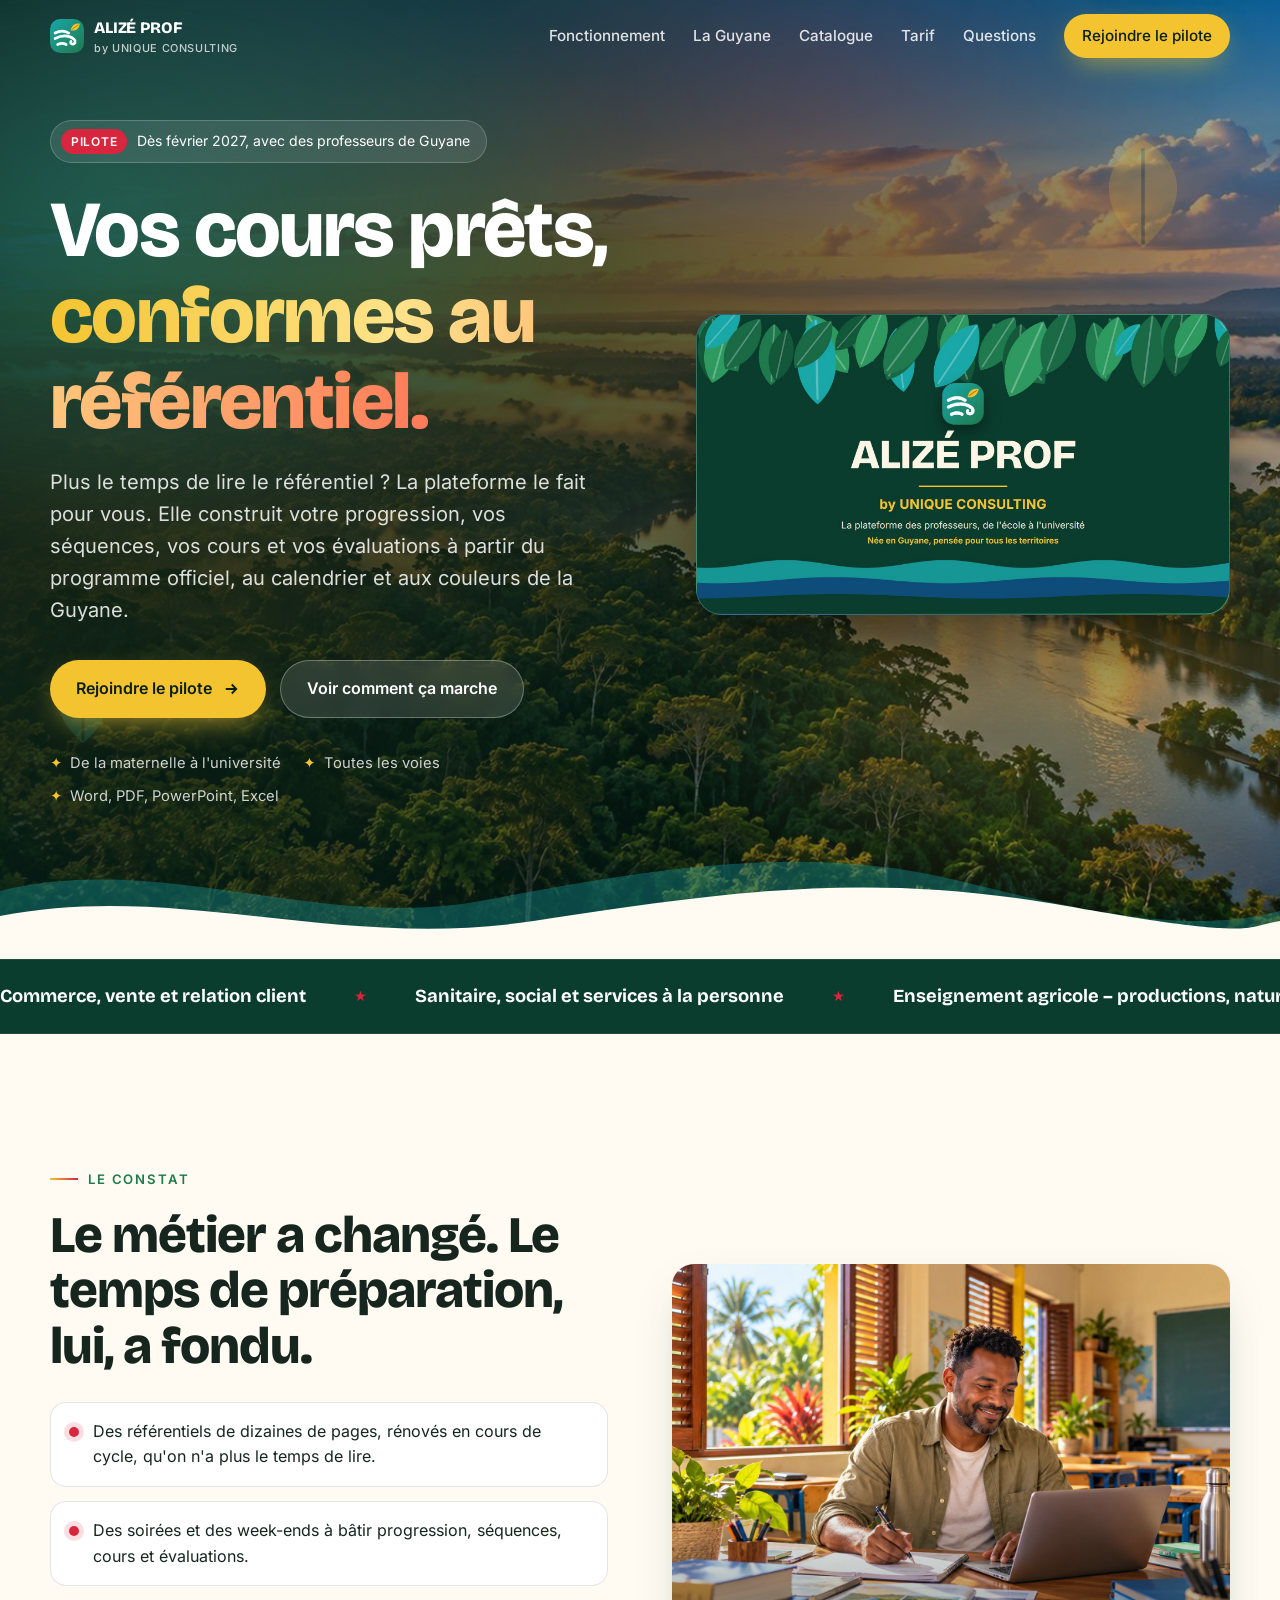
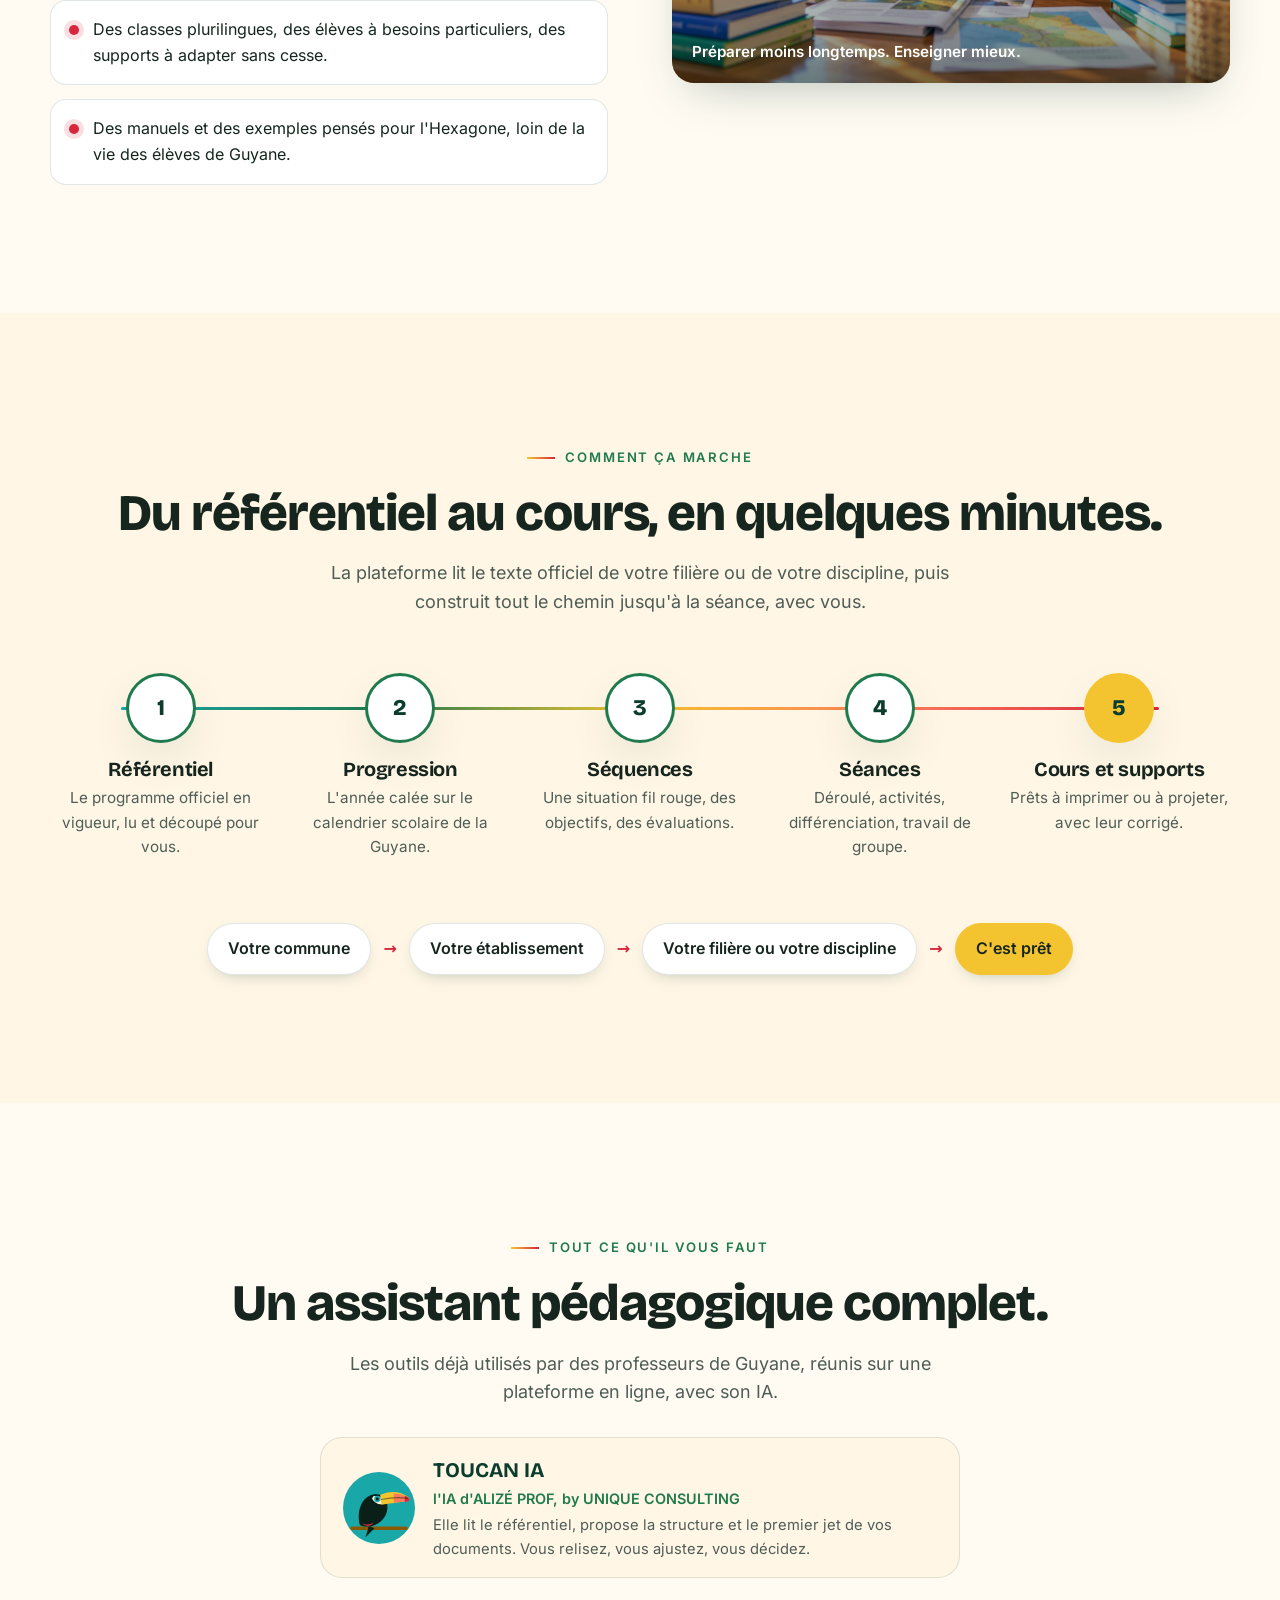
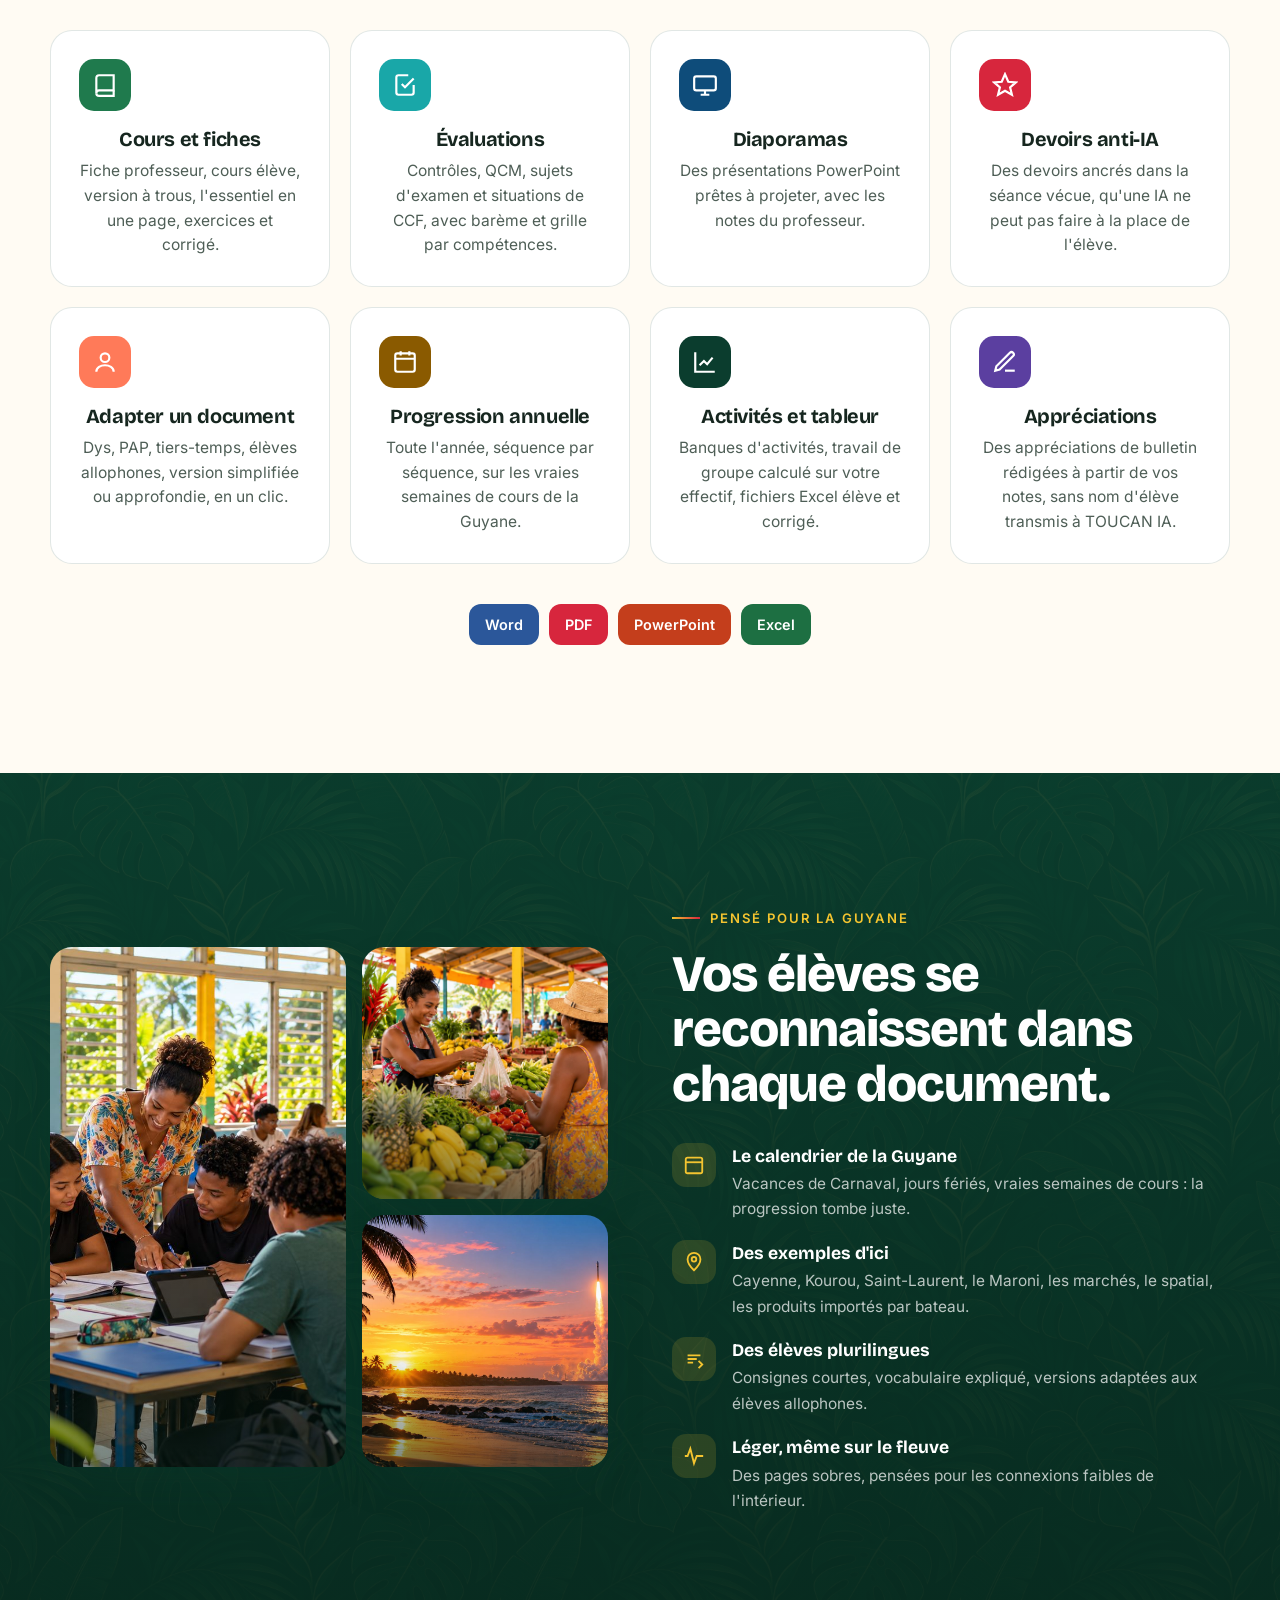
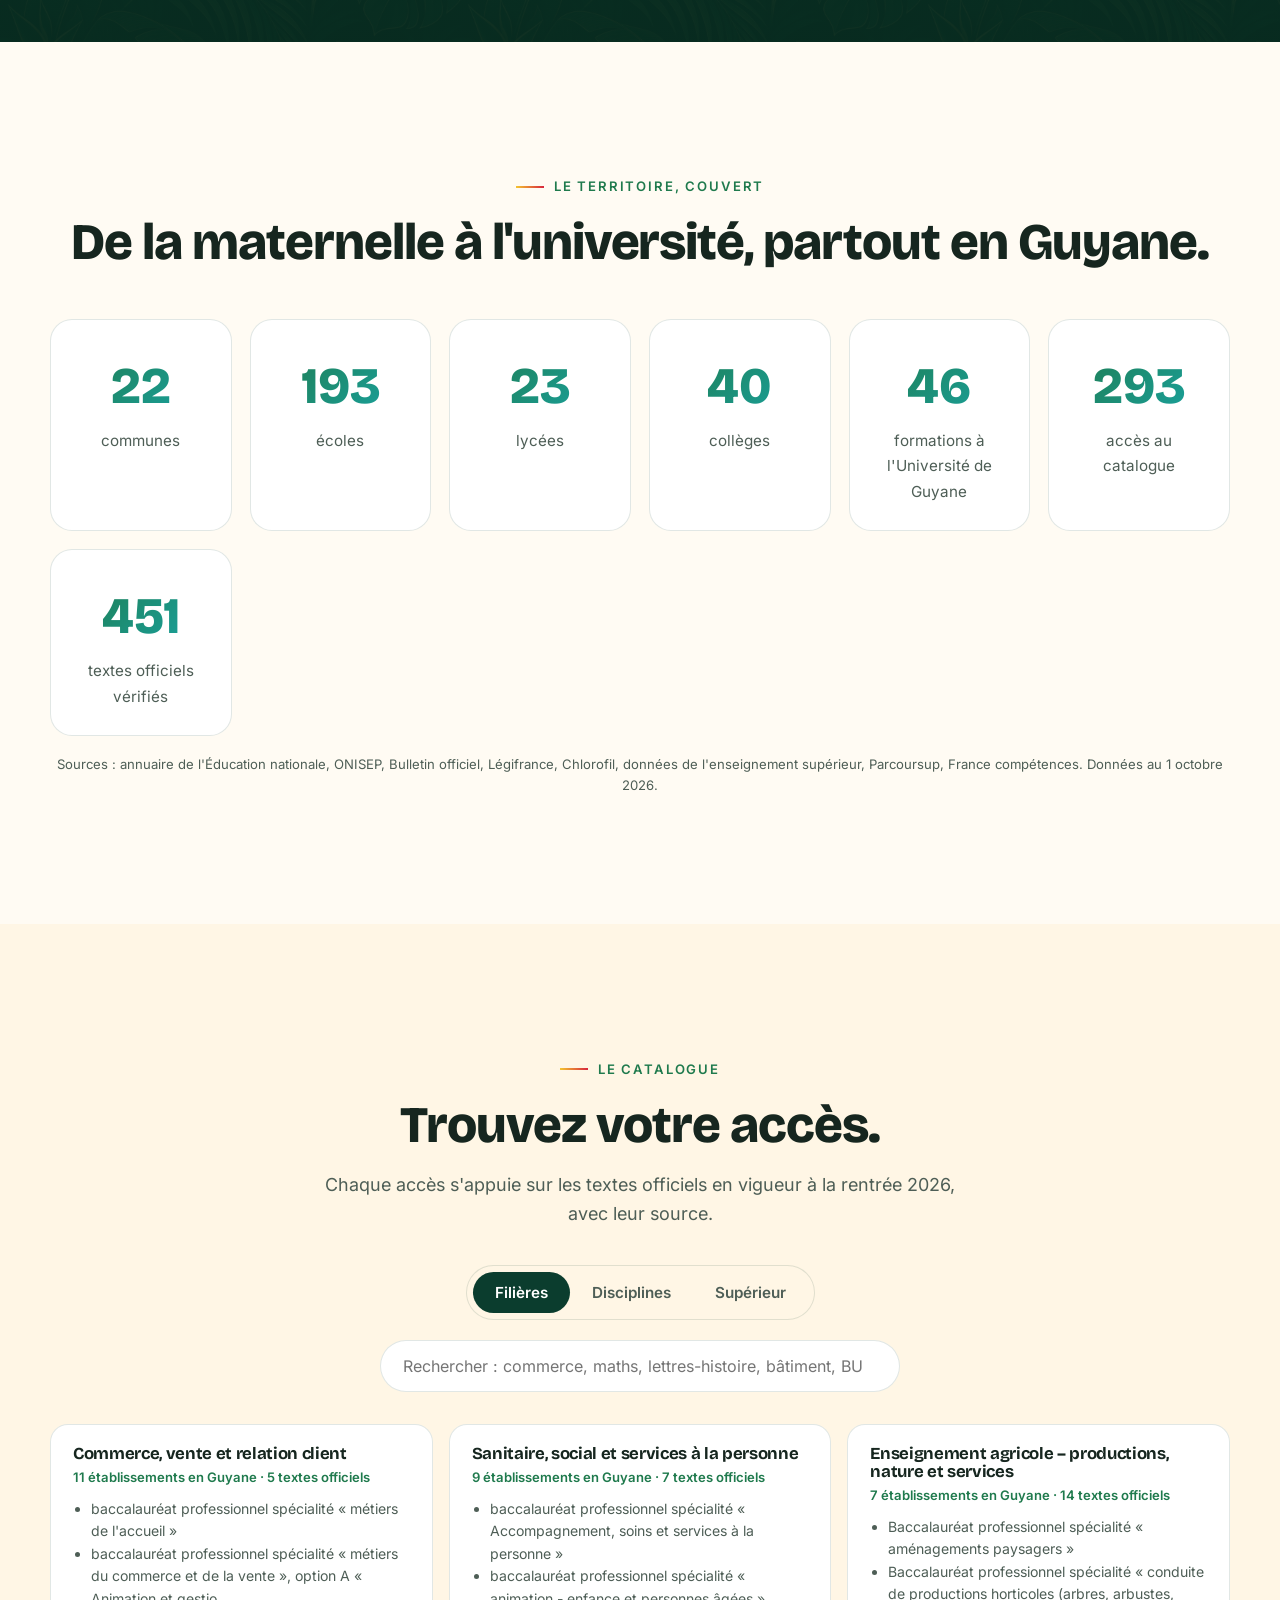
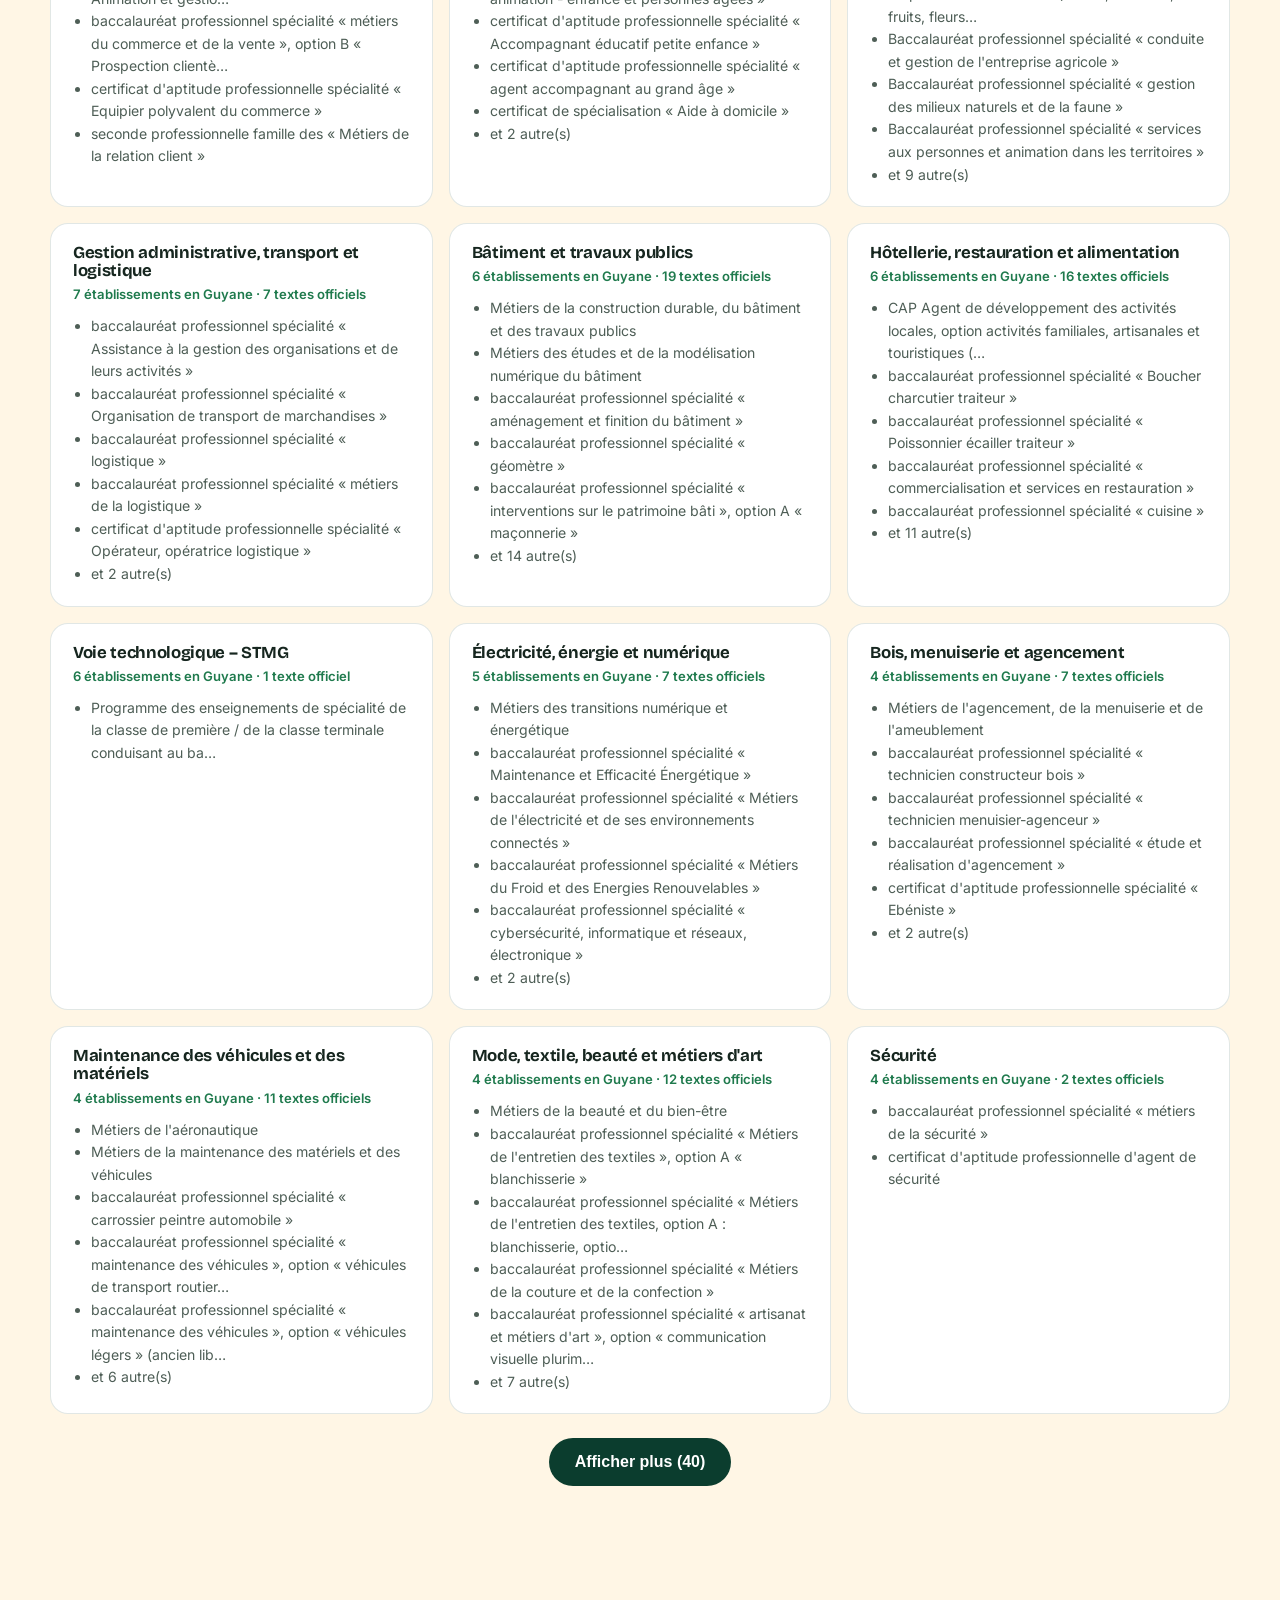
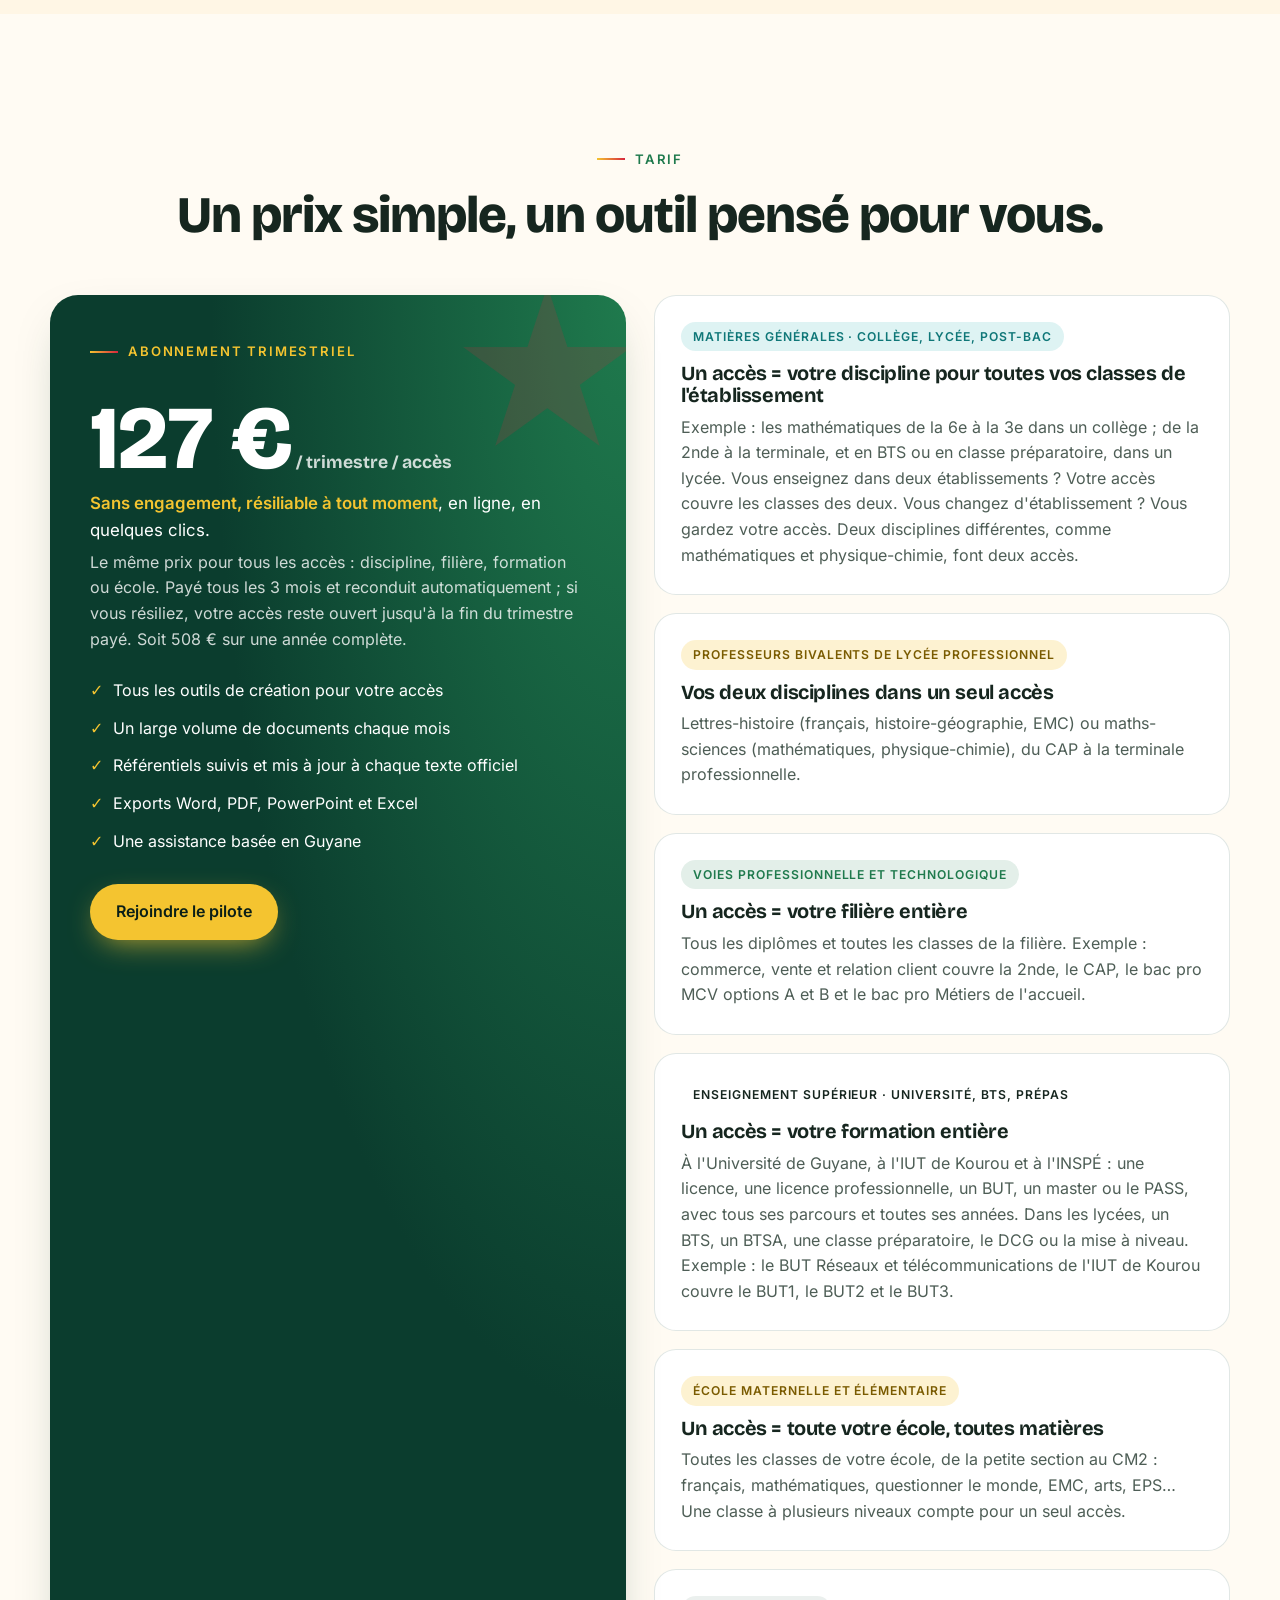
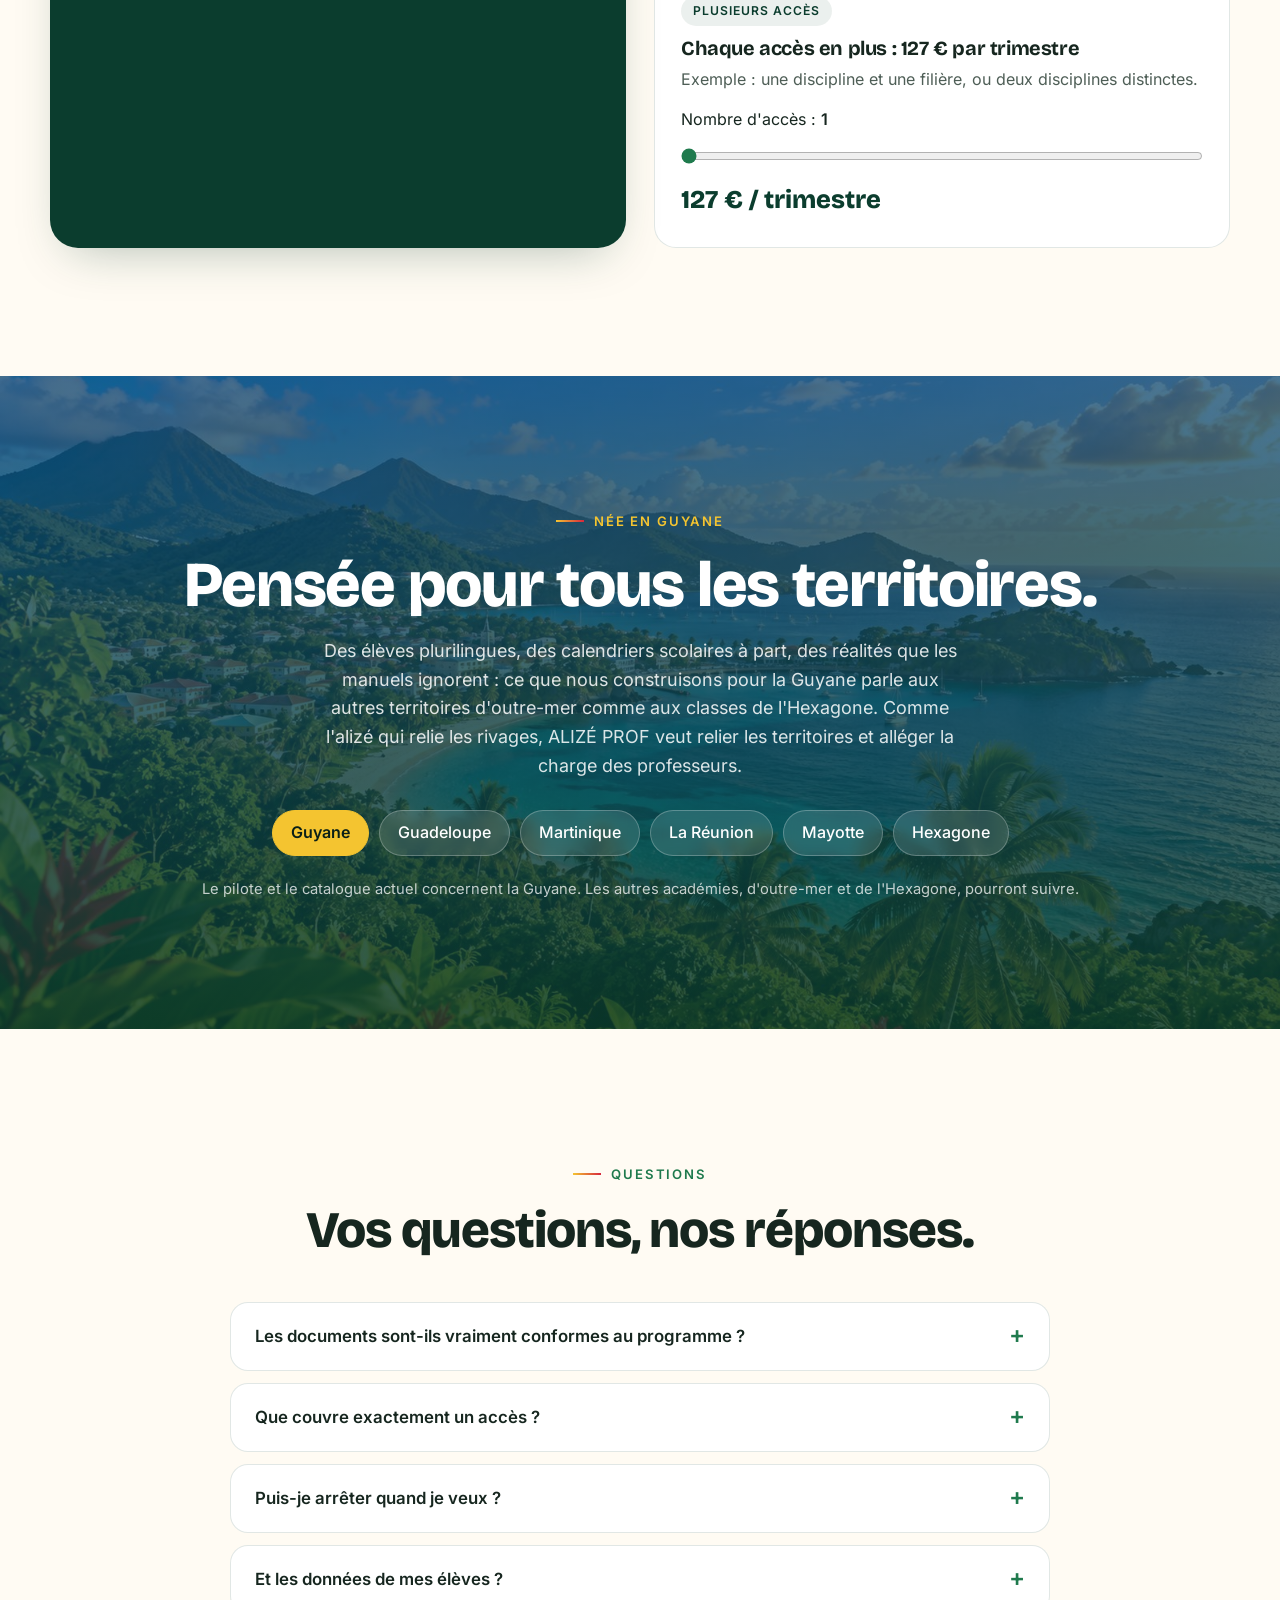
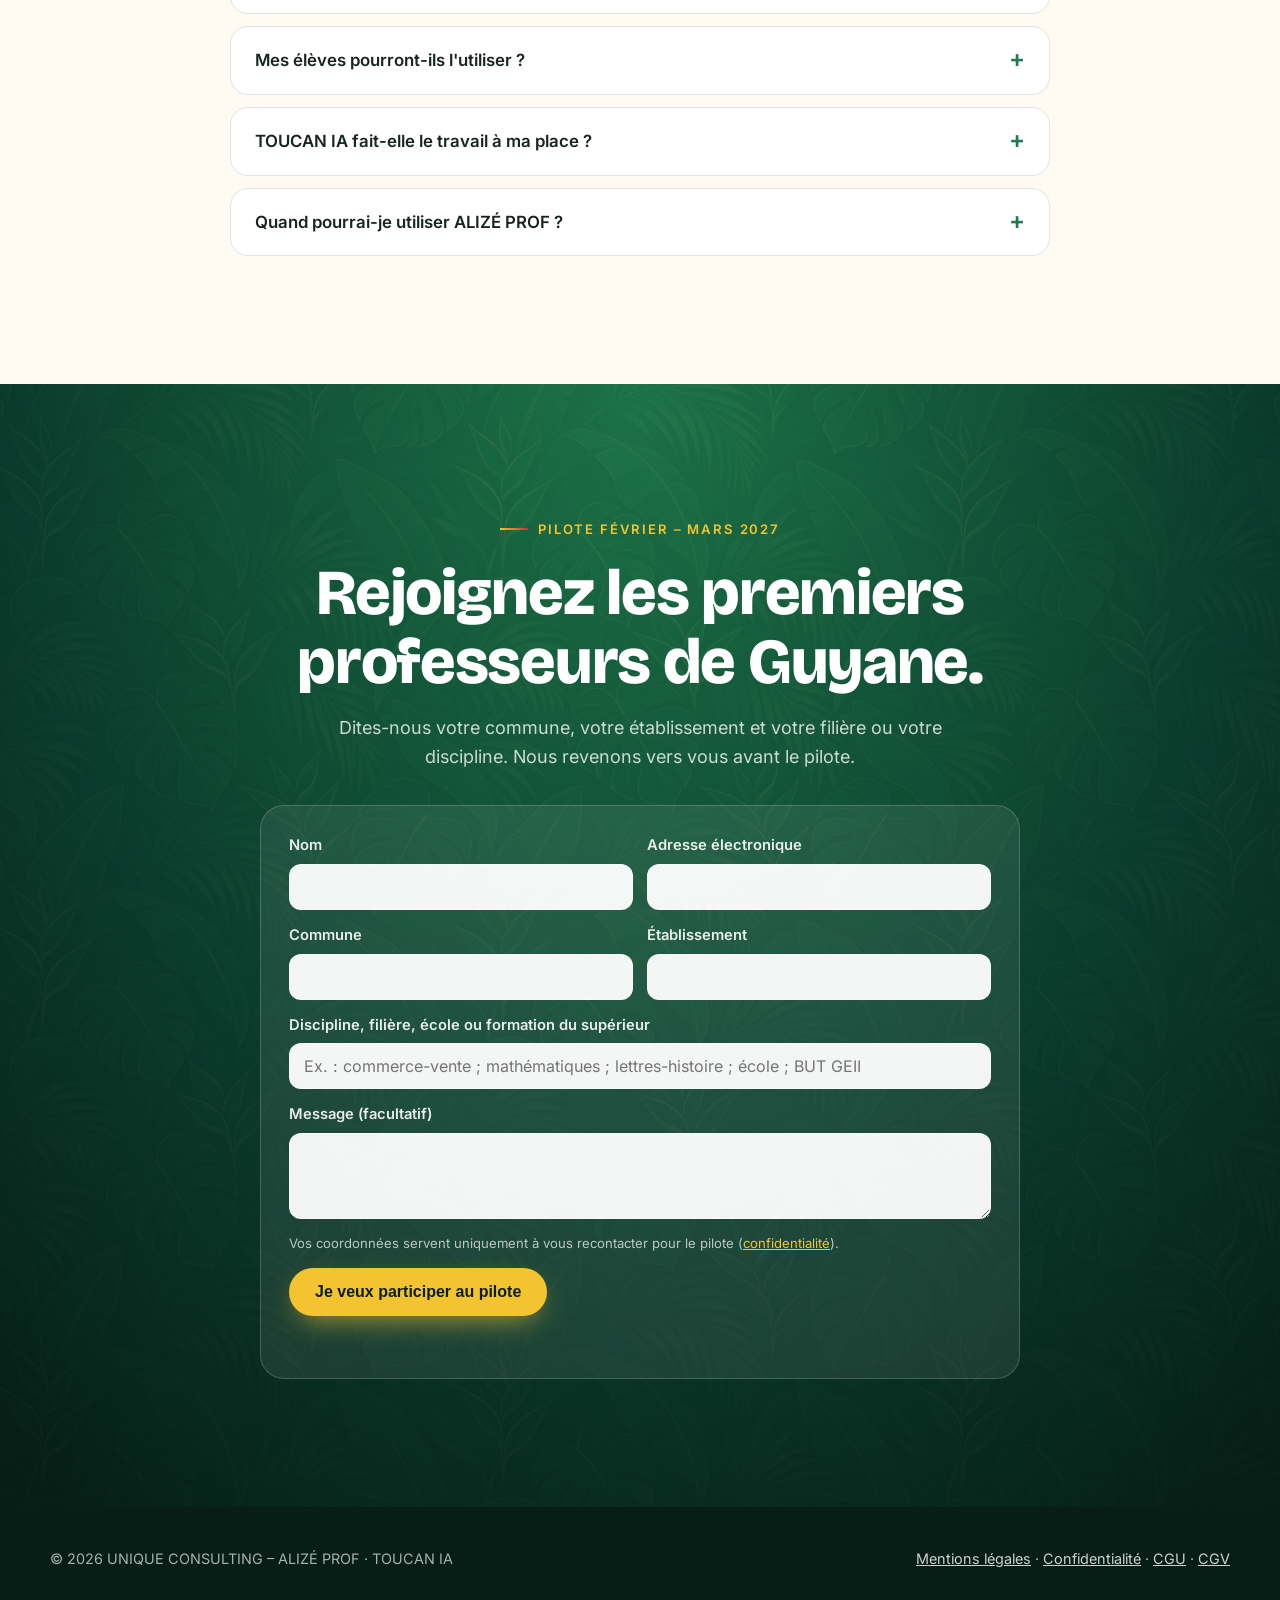
<file: index.html>
<!doctype html>
<html lang="fr">
<head>
<meta charset="utf-8">
<meta name="viewport" content="width=device-width, initial-scale=1">
<title>ALIZÉ PROF – vos cours prêts, conformes au référentiel</title>
<meta name="description" content="ALIZÉ PROF, la plateforme des professeurs : avec TOUCAN IA, elle construit votre progression, vos séquences, vos cours et vos évaluations à partir du programme officiel. Née en Guyane, pensée pour tous les territoires.">
<meta property="og:site_name" content="ALIZÉ PROF">
<meta property="og:title" content="ALIZÉ PROF – vos cours prêts, conformes au référentiel">
<meta property="og:type" content="website">
<meta property="og:locale" content="fr_FR">
<meta property="og:description" content="Vos cours prêts, conformes au référentiel, avec TOUCAN IA. Née en Guyane, pensée pour tous les territoires. Pilote en Guyane dès février 2027.">
<meta property="og:image" content="assets/promo-poster.jpg">
<meta property="og:image:alt" content="ALIZÉ PROF, by UNIQUE CONSULTING">
<meta name="application-name" content="ALIZÉ PROF">
<meta name="apple-mobile-web-app-title" content="ALIZÉ PROF">
<meta name="theme-color" content="#0B3D2E">
<link rel="icon" href="data:image/svg+xml,%3Csvg viewBox='0 0 40 40' xmlns='http://www.w3.org/2000/svg'%3E%3Cdefs%3E%3ClinearGradient id='g' x1='0' y1='0' x2='1' y2='1'%3E%3Cstop offset='0' stop-color='%2319A7A8'/%3E%3Cstop offset='1' stop-color='%231F7A4D'/%3E%3C/linearGradient%3E%3C/defs%3E%3Crect width='40' height='40' rx='12' fill='url(%23g)'/%3E%3Cpath d='M24.5 13.5c.8-5.8 4.6-8.6 10.5-8-.8 5.9-4.6 8.7-10.5 8z' fill='%23F4C430'/%3E%3Cpath d='M26 12.2c2.4-2 4.6-3.6 7-5' stroke='%23B07A00' stroke-width='1' stroke-linecap='round' fill='none'/%3E%3Cg fill='none' stroke='%23fff' stroke-width='3.2' stroke-linecap='round'%3E%3Cpath d='M6 16.5c6-3.2 11-3.2 16 0'/%3E%3Cpath d='M6 23c8-4 16-4 22 .5 2.6 2 1.8 6-1.4 6-2 0-3-1.8-1.9-3.2'/%3E%3Cpath d='M9 30c3.5-1.6 7-1.6 10 0'/%3E%3C/g%3E%3C/svg%3E">
<!-- Sécurité : aucun script en ligne ni externe. Quand la plateforme sera en ligne, ajouter son adresse
     (ex. https://app.alizeprof.fr) à connect-src, en même temps que PLATEFORME dans assets/page.js. -->
<meta http-equiv="Content-Security-Policy" content="default-src 'self'; script-src 'self'; style-src 'self' 'unsafe-inline'; font-src 'self'; img-src 'self' data:; media-src 'self'; connect-src 'self'; object-src 'none'; base-uri 'self'; form-action 'self'">
<meta name="referrer" content="strict-origin-when-cross-origin">
<link rel="stylesheet" href="assets/polices.css">
<style>
:root{
  --foret:#0B3D2E; --canopee:#1F7A4D; --or:#F4C430; --etoile:#D7263D; --lagon:#19A7A8;
  --ocean:#0E4C7A; --sable:#FFF6E5; --corail:#FF7A59; --encre:#0A1F17;
  --fond:#FFFBF3; --texte:#16261F; --doux:#4E5E56; --carte:#FFFFFF; --bord:rgba(11,61,46,.12);
  --rayon:22px; --ombre:0 18px 50px -20px rgba(11,61,46,.35);
  --titre:"Bricolage Grotesque",system-ui,sans-serif; --corps:Inter,system-ui,sans-serif;
}
*{box-sizing:border-box;margin:0;padding:0}
[hidden]{display:none!important}
html{scroll-behavior:smooth;overflow-x:clip}
body{font-family:var(--corps);color:var(--texte);background:var(--fond);line-height:1.6;overflow-x:clip;-webkit-font-smoothing:antialiased}
img,video{max-width:100%;display:block}
a{color:inherit}
h1,h2,h3{font-family:var(--titre);line-height:1.08;letter-spacing:-.02em}
h2{font-size:clamp(2rem,4.2vw,3.2rem);font-weight:800}
h3{font-size:1.25rem;font-weight:700}
.conteneur{width:min(1180px,100% - 32px);margin-inline:auto}
section{padding:clamp(72px,10vw,128px) 0;position:relative}
.surtitre{display:inline-flex;align-items:center;gap:10px;font-weight:600;font-size:.82rem;letter-spacing:.14em;text-transform:uppercase;color:var(--canopee);margin-bottom:18px}
.surtitre::before{content:"";width:28px;height:2px;background:linear-gradient(90deg,var(--or),var(--etoile))}
.intro{color:var(--doux);font-size:1.12rem;max-width:640px;margin-top:18px}
.centre{text-align:center}.centre .intro{margin-inline:auto}

/* Boutons */
.btn{display:inline-flex;align-items:center;gap:10px;padding:15px 26px;border-radius:999px;font-weight:600;text-decoration:none;transition:transform .25s,box-shadow .25s,background .25s;border:0;cursor:pointer;font-size:1rem}
.btn-or{background:var(--or);color:var(--encre);box-shadow:0 10px 30px -10px rgba(244,196,48,.8)}
.btn-or:hover{transform:translateY(-2px);box-shadow:0 16px 36px -10px rgba(244,196,48,.9)}
.btn-verre{background:rgba(255,255,255,.12);color:#fff;border:1px solid rgba(255,255,255,.3);backdrop-filter:blur(8px)}
.btn-verre:hover{background:rgba(255,255,255,.22)}
.btn-foret{background:var(--foret);color:#fff}
.btn-foret:hover{transform:translateY(-2px);background:var(--canopee)}

/* Navigation */
nav{position:fixed;inset:0 0 auto;z-index:50;transition:background .3s,box-shadow .3s}
nav.defile{background:rgba(11,61,46,.88);backdrop-filter:blur(14px);box-shadow:0 8px 30px -12px rgba(0,0,0,.4)}
.nav-in{display:flex;align-items:center;justify-content:space-between;height:72px}
.logo{display:flex;align-items:center;gap:10px;color:#fff;text-decoration:none;font-family:var(--titre);font-weight:800;letter-spacing:-.01em}
.logo svg{width:34px;height:34px}
.logo small{display:block;font-family:var(--corps);font-weight:500;font-size:.68rem;opacity:.75;letter-spacing:.06em}
.nav-liens{display:flex;gap:28px;align-items:center}
.nav-liens a{color:rgba(255,255,255,.85);text-decoration:none;font-weight:500;font-size:.95rem}
.nav-liens a:hover{color:var(--or)}
.nav-liens .btn{padding:10px 18px;color:var(--encre)}
@media (max-width:860px){.nav-liens a:not(.btn){display:none}}

/* Ouverture */
.hero{position:relative;min-height:100svh;display:flex;align-items:center;color:#fff;padding:120px 0 150px;overflow:hidden;isolation:isolate;
  background:url(assets/images/hero-canopee.jpg) center/cover,radial-gradient(120% 90% at 80% 10%,#1F7A4D 0%,#0B3D2E 45%,#061E16 100%)}
.hero::before{content:"";position:absolute;inset:0;z-index:-1;background:linear-gradient(100deg,rgba(6,30,22,.92) 0%,rgba(6,30,22,.7) 45%,rgba(6,30,22,.25) 100%)}
.aurore{position:absolute;inset:-20%;z-index:-1;background:
  radial-gradient(40% 35% at 20% 30%,rgba(25,167,168,.35),transparent 70%),
  radial-gradient(35% 30% at 75% 65%,rgba(244,196,48,.22),transparent 70%),
  radial-gradient(30% 25% at 60% 20%,rgba(215,38,61,.18),transparent 70%);
  filter:blur(30px);animation:aurore 18s ease-in-out infinite alternate}
@keyframes aurore{to{transform:translate(4%,-3%) rotate(6deg) scale(1.08)}}
.hero-grille{display:grid;grid-template-columns:1.05fr .95fr;gap:56px;align-items:center}
@media (max-width:980px){.hero-grille{grid-template-columns:1fr}}
.pastille{display:inline-flex;align-items:center;gap:10px;padding:8px 16px 8px 10px;border-radius:999px;background:rgba(255,255,255,.1);border:1px solid rgba(255,255,255,.2);font-size:.88rem;backdrop-filter:blur(6px)}
.pastille b{background:var(--etoile);padding:3px 10px;border-radius:999px;font-size:.75rem;letter-spacing:.06em}
.hero h1{font-size:clamp(2.6rem,6.2vw,5rem);font-weight:800;margin:24px 0 22px}
.degrade{background:linear-gradient(92deg,var(--or),#FFE38A 40%,var(--corail));-webkit-background-clip:text;background-clip:text;color:transparent}
.hero p.accroche{font-size:clamp(1.05rem,1.6vw,1.25rem);color:rgba(255,255,255,.85);max-width:560px}
.hero-actions{display:flex;flex-wrap:wrap;gap:14px;margin-top:34px}
.hero-puces{display:flex;flex-wrap:wrap;gap:10px 22px;margin-top:34px;color:rgba(255,255,255,.8);font-size:.92rem}
.hero-puces span::before{content:"✦";color:var(--or);margin-right:8px}
.video-carte{position:relative;border-radius:26px;overflow:hidden;box-shadow:0 40px 90px -30px rgba(0,0,0,.7);border:1px solid rgba(255,255,255,.18);aspect-ratio:16/9;
  background:linear-gradient(135deg,#0E4C7A,#0B3D2E 60%,#1F7A4D);transform:perspective(1200px) rotateY(-6deg) rotateX(2deg);transition:transform .6s}
.video-carte:hover{transform:perspective(1200px) rotateY(0) rotateX(0)}
.video-carte video{width:100%;height:100%;object-fit:cover}
.video-vide{position:absolute;inset:0;display:flex;flex-direction:column;align-items:center;justify-content:center;text-align:center;padding:24px;font-family:var(--titre);font-size:1.5rem;font-weight:700}
.video-vide svg{width:84px;height:84px;margin-bottom:14px}
.video-vide small{display:block;font-family:var(--corps);font-weight:400;font-size:.9rem;opacity:.7;margin-top:6px}
.ondes{position:absolute;left:0;right:0;bottom:-2px;width:100%;height:140px;z-index:0;pointer-events:none}
.ondes path{animation:onde 12s ease-in-out infinite alternate}
.ondes path:nth-child(2){animation-duration:16s;animation-direction:alternate-reverse}
@keyframes onde{to{transform:translateX(-6%)}}
.feuille{position:absolute;z-index:-1;opacity:.18;animation:flotte 14s ease-in-out infinite}
@keyframes flotte{50%{transform:translateY(-22px) rotate(8deg)}}

/* Bandeau des filières */
.bandeau{background:var(--foret);color:#fff;padding:22px 0;overflow:hidden;border-block:1px solid rgba(255,255,255,.08)}
.bandeau-piste{display:flex;gap:48px;width:max-content;animation:defile 60s linear infinite}
.bandeau:hover .bandeau-piste{animation-play-state:paused}
.bandeau-piste span{font-family:var(--titre);font-weight:700;font-size:1.15rem;white-space:nowrap;display:flex;align-items:center;gap:48px}
.bandeau-piste span::after{content:"★";color:var(--etoile);font-size:.9rem}
@keyframes defile{to{transform:translateX(-50%)}}

/* Constat */
.deux{display:grid;grid-template-columns:1fr 1fr;gap:64px;align-items:center}
@media (max-width:900px){.deux{grid-template-columns:1fr;gap:40px}}
.photo{border-radius:var(--rayon);aspect-ratio:4/3;box-shadow:var(--ombre);position:relative;overflow:hidden}
.photo::after{content:"";position:absolute;inset:0;background:linear-gradient(180deg,transparent 55%,rgba(6,30,22,.55))}
.photo-legende{position:absolute;left:20px;bottom:18px;z-index:1;color:#fff;font-weight:600;font-size:.95rem}
.ph-prof{background:url(assets/images/prof-preparation.jpg) center/cover,linear-gradient(135deg,#1F7A4D,#0E4C7A)}
.ph-classe{background:url(assets/images/classe-guyane.jpg) center/cover,linear-gradient(135deg,#19A7A8,#0B3D2E)}
.ph-atelier{background:url(assets/images/atelier-pro.jpg) center/cover,linear-gradient(135deg,#FF7A59,#0E4C7A)}
.ph-marche{background:url(assets/images/marche-cayenne.jpg) center/cover,linear-gradient(135deg,#F4C430,#D7263D)}
.ph-kourou{background:url(assets/images/kourou-fusee.jpg) center/cover,linear-gradient(160deg,#FF7A59,#0E4C7A 70%)}
.liste-douleur{list-style:none;margin-top:28px;display:grid;gap:14px}
.liste-douleur li{display:flex;gap:14px;align-items:flex-start;padding:16px 18px;border-radius:16px;background:var(--carte);border:1px solid var(--bord)}
.liste-douleur li::before{content:"";flex:none;width:10px;height:10px;margin-top:8px;border-radius:50%;background:var(--etoile);box-shadow:0 0 0 5px rgba(215,38,61,.15)}
.chiffre-cle{font-family:var(--titre);font-size:clamp(3rem,7vw,5.5rem);font-weight:800;color:var(--canopee);line-height:1}

/* Étapes */
.fond-sable{background:var(--sable)}
.etapes{display:grid;grid-template-columns:repeat(5,1fr);gap:18px;margin-top:56px;position:relative}
.etapes::before{content:"";position:absolute;top:34px;left:6%;right:6%;height:3px;border-radius:3px;background:linear-gradient(90deg,var(--lagon),var(--canopee),var(--or),var(--corail),var(--etoile));transform-origin:left;transform:scaleX(var(--prog,0));transition:transform 1.4s cubic-bezier(.2,.8,.2,1)}
@media (max-width:900px){.etapes{grid-template-columns:1fr}.etapes::before{display:none}}
.etape{text-align:center;position:relative}
.etape .num{width:70px;height:70px;margin:0 auto 16px;border-radius:50%;display:grid;place-items:center;background:#fff;border:3px solid var(--canopee);font-family:var(--titre);font-weight:800;font-size:1.4rem;color:var(--foret);box-shadow:var(--ombre);position:relative;z-index:1}
.etape:nth-child(5) .num{background:var(--or);border-color:var(--or)}
.etape p{color:var(--doux);font-size:.95rem;margin-top:6px}
.inscription{margin-top:64px;display:flex;flex-wrap:wrap;justify-content:center;gap:12px;align-items:center;font-weight:600}
.inscription span{padding:12px 20px;border-radius:999px;background:#fff;border:1px solid var(--bord);box-shadow:0 6px 18px -10px rgba(11,61,46,.4)}
.inscription i{color:var(--etoile);font-style:normal}
@media (max-width:600px){.inscription{flex-direction:column}.inscription i{transform:rotate(90deg)}}

/* Cartes fonctionnalités */
.grille-cartes{display:grid;grid-template-columns:repeat(auto-fit,minmax(250px,1fr));gap:20px;margin-top:52px}
.carte{background:var(--carte);border:1px solid var(--bord);border-radius:var(--rayon);padding:28px;transition:transform .35s,box-shadow .35s,border-color .35s;position:relative;overflow:hidden}
.carte:hover{transform:translateY(-6px);box-shadow:var(--ombre);border-color:transparent}
.carte::after{content:"";position:absolute;inset:auto -40% -60% auto;width:180px;height:180px;border-radius:50%;background:radial-gradient(circle,rgba(244,196,48,.25),transparent 70%);opacity:0;transition:opacity .35s}
.carte:hover::after{opacity:1}
.icone{width:52px;height:52px;border-radius:15px;display:grid;place-items:center;margin-bottom:18px;color:#fff}
.icone svg{width:26px;height:26px}
.carte p{color:var(--doux);margin-top:8px;font-size:.97rem}
.toucan-ia{display:flex;align-items:center;gap:18px;max-width:640px;margin:30px auto 0;padding:16px 22px;border-radius:22px;background:var(--sable);border:1px solid var(--bord);text-align:left}
.toucan-ia svg{width:72px;height:72px;flex:none}
.toucan-ia b{display:block;font-family:var(--titre);font-size:1.3rem;color:var(--foret)}
.toucan-ia span{display:block;font-weight:600;font-size:.9rem;color:var(--canopee)}
.toucan-ia small{display:block;margin-top:4px;font-size:.92rem;color:var(--doux)}
@media (max-width:520px){.toucan-ia{flex-direction:column;text-align:center}}
.exports{display:flex;flex-wrap:wrap;gap:10px;justify-content:center;margin-top:40px}
.exports span{padding:9px 16px;border-radius:12px;font-weight:600;font-size:.9rem;color:#fff}

/* Guyane */
.fond-foret{background:linear-gradient(180deg,rgba(11,61,46,.93),rgba(8,43,32,.96)),url(assets/images/motif-feuilles.jpg) center/460px repeat,#0B3D2E;color:#fff}
.fond-foret .intro{color:rgba(255,255,255,.75)}
.fond-foret .surtitre{color:var(--or)}
.mosaique{display:grid;grid-template-columns:1.2fr 1fr;grid-template-rows:1fr 1fr;gap:16px;height:520px}
.mosaique .photo{aspect-ratio:auto;height:100%}
.mosaique .photo:first-child{grid-row:span 2}
@media (max-width:900px){.mosaique{height:auto;grid-template-columns:1fr}.mosaique .photo{aspect-ratio:16/10}.mosaique .photo:first-child{grid-row:auto}}
.atouts{list-style:none;display:grid;gap:18px;margin-top:30px}
.atouts li{display:flex;gap:16px}
.atouts b{display:block;font-family:var(--titre);font-size:1.1rem}
.atouts span{color:rgba(255,255,255,.72);font-size:.96rem}
.atouts .puce{flex:none;width:44px;height:44px;border-radius:14px;display:grid;place-items:center;background:rgba(244,196,48,.14);color:var(--or)}
.atouts .puce svg{width:22px;height:22px}

/* Chiffres */
.chiffres{display:grid;grid-template-columns:repeat(auto-fit,minmax(160px,1fr));gap:18px;margin-top:48px}
.chiffre{background:#fff;border:1px solid var(--bord);border-radius:var(--rayon);padding:26px 20px;text-align:center}
.chiffre b{display:block;font-family:var(--titre);font-size:clamp(2.4rem,4vw,3.2rem);font-weight:800;background:linear-gradient(135deg,var(--canopee),var(--lagon));-webkit-background-clip:text;background-clip:text;color:transparent}
.chiffre span{color:var(--doux);font-size:.95rem}
.source{margin-top:18px;font-size:.82rem;color:var(--doux)}

/* Catalogue */
.onglets{display:inline-flex;padding:6px;border-radius:999px;background:var(--sable);border:1px solid var(--bord);margin-top:36px}
.onglets button{border:0;background:none;padding:11px 22px;border-radius:999px;font:600 .95rem var(--corps);cursor:pointer;color:var(--doux)}
.onglets button[aria-selected=true]{background:var(--foret);color:#fff}
.recherche{display:block;width:min(520px,100%);margin:20px auto 0;padding:15px 22px;border-radius:999px;border:1px solid var(--bord);font:1rem var(--corps);background:#fff}
.recherche:focus{outline:3px solid rgba(25,167,168,.35);border-color:var(--lagon)}
.resultats{display:grid;grid-template-columns:repeat(auto-fill,minmax(300px,1fr));gap:16px;margin-top:32px;text-align:left}
.acces{background:#fff;border:1px solid var(--bord);border-radius:18px;padding:20px 22px;animation:apparait .4s both}
@keyframes apparait{from{opacity:0;transform:translateY(10px)}}
.acces h3{font-size:1.05rem}
.acces .meta{font-size:.82rem;color:var(--canopee);font-weight:600;margin-top:4px}
.acces ul{margin-top:10px;padding-left:18px;color:var(--doux);font-size:.88rem}
.niveaux{display:flex;flex-wrap:wrap;gap:6px;margin-top:10px}
.niveaux span{font-size:.78rem;font-weight:600;padding:4px 10px;border-radius:999px;background:var(--sable);color:var(--foret)}
.niveaux .voie{flex:1 1 100%;font-size:.8rem;font-weight:600;color:var(--doux)}
.plus{margin-top:24px}
.vide{grid-column:1/-1;text-align:center;color:var(--doux);padding:30px}

/* Tarif */
.tarif{display:grid;grid-template-columns:1fr 1fr;gap:28px;margin-top:52px;align-items:stretch}
@media (max-width:900px){.tarif{grid-template-columns:1fr}}
.prix-carte{border-radius:28px;padding:40px;color:#fff;background:radial-gradient(120% 120% at 100% 0%,#1F7A4D,#0B3D2E 60%);position:relative;overflow:hidden;box-shadow:var(--ombre)}
.prix-carte::before{content:"★";position:absolute;right:-20px;top:-40px;font-size:220px;color:rgba(215,38,61,.18);line-height:1}
.prix{font-family:var(--titre);font-size:clamp(3.6rem,8vw,5.6rem);font-weight:800;line-height:1;margin:14px 0 6px}
.prix small{font-size:1.1rem;font-weight:600;opacity:.8;white-space:nowrap}
.inclus{list-style:none;margin:26px 0 30px;display:grid;gap:12px}
.inclus li::before{content:"✓";color:var(--or);font-weight:800;margin-right:10px}
.regles{display:grid;gap:18px}
.regle{background:#fff;border:1px solid var(--bord);border-radius:22px;padding:26px}
.regle .tag{display:inline-block;font-size:.76rem;font-weight:700;letter-spacing:.08em;text-transform:uppercase;padding:5px 12px;border-radius:999px;margin-bottom:12px}
.regle p{color:var(--doux);margin-top:8px}
.prix-jour{font-size:1.05rem;margin-bottom:6px}
.prix-jour b{color:var(--or)}
.calcul{display:flex;align-items:center;gap:16px;flex-wrap:wrap;margin-top:14px}
.calcul input{width:100%;accent-color:var(--canopee)}
.calcul output{font-family:var(--titre);font-size:1.6rem;font-weight:800;color:var(--foret)}

/* Outre-mer */
.outremer{color:#fff;text-align:center;overflow:hidden;
  background:url(assets/images/outre-mer.jpg) center/cover,linear-gradient(120deg,#0E4C7A,#19A7A8 55%,#1F7A4D)}
.outremer::before{content:"";position:absolute;inset:0;background:linear-gradient(180deg,rgba(14,76,122,.75),rgba(11,61,46,.85))}
.outremer .conteneur{position:relative}
.outremer h2{font-size:clamp(2.2rem,5vw,4rem)}
.territoires{display:flex;flex-wrap:wrap;justify-content:center;gap:10px;margin-top:30px}
.territoires span{padding:9px 18px;border-radius:999px;background:rgba(255,255,255,.12);border:1px solid rgba(255,255,255,.25);font-weight:500;backdrop-filter:blur(6px)}
.territoires span.actif{background:var(--or);color:var(--encre);border-color:var(--or);font-weight:700}

/* FAQ */
.faq{max-width:820px;margin:44px auto 0;display:grid;gap:12px}
.faq details{background:#fff;border:1px solid var(--bord);border-radius:18px;padding:0 24px;transition:box-shadow .3s}
.faq details[open]{box-shadow:var(--ombre)}
.faq summary{cursor:pointer;list-style:none;padding:20px 0;font-weight:600;font-size:1.05rem;display:flex;justify-content:space-between;gap:20px}
.faq summary::-webkit-details-marker{display:none}
.faq summary::after{content:"+";font-size:1.5rem;line-height:1;color:var(--canopee);transition:transform .3s}
.faq details[open] summary::after{transform:rotate(45deg)}
.faq details p{padding-bottom:20px;color:var(--doux)}

/* Appel final */
.final{background:radial-gradient(80% 120% at 50% 0%,rgba(31,122,77,.9),rgba(11,61,46,.94) 60%,rgba(6,30,22,.97)),url(assets/images/motif-feuilles.jpg) center/460px repeat,#0B3D2E;color:#fff;text-align:center;overflow:hidden}
.final h2{font-size:clamp(2.2rem,5vw,4rem);max-width:820px;margin:0 auto}
.final .intro{color:rgba(255,255,255,.78)}
.final .hero-actions{justify-content:center}
.form-pilote{max-width:760px;margin:34px auto 0;text-align:left;background:rgba(255,255,255,.08);border:1px solid rgba(255,255,255,.18);border-radius:24px;padding:28px}
.form-pilote .champs{display:grid;grid-template-columns:1fr 1fr;gap:14px}
.form-pilote label{display:flex;flex-direction:column;gap:6px;font-weight:600;font-size:.92rem;color:rgba(255,255,255,.9)}
.form-pilote .large{grid-column:1/-1}
.form-pilote input,.form-pilote textarea{padding:12px 14px;border-radius:12px;border:1px solid rgba(255,255,255,.3);background:rgba(255,255,255,.95);color:var(--encre);font:1rem var(--corps)}
.form-pilote .piege{position:absolute;left:-9999px;width:1px;height:1px;overflow:hidden}
.form-pilote .mention{font-size:.82rem;color:rgba(255,255,255,.7);margin:14px 0}
.form-pilote .mention a{color:var(--or)}
.retour-pilote{margin-top:12px;font-weight:600;color:var(--or);min-height:1.4em}
@media (max-width:640px){.form-pilote .champs{grid-template-columns:1fr}}

footer{background:#061E16;color:rgba(255,255,255,.65);padding:40px 0;font-size:.9rem}
footer .conteneur{display:flex;flex-wrap:wrap;gap:16px;justify-content:space-between;align-items:center}
footer a{color:rgba(255,255,255,.8)}

/* Apparition au défilement */
.revele{opacity:0;transform:translateY(34px);transition:opacity .9s cubic-bezier(.2,.8,.2,1),transform .9s cubic-bezier(.2,.8,.2,1)}
.revele.vu{opacity:1;transform:none}
.retard-1{transition-delay:.1s}.retard-2{transition-delay:.2s}.retard-3{transition-delay:.3s}.retard-4{transition-delay:.4s}

@media (prefers-reduced-motion:reduce){
  *,*::before,*::after{animation:none!important;transition:none!important}
  .revele{opacity:1;transform:none}
  html{scroll-behavior:auto}
}
</style>
</head>
<body>

<nav id="nav">
  <div class="conteneur nav-in">
    <a class="logo" href="#haut" aria-label="ALIZÉ PROF, accueil">
      <svg viewBox="0 0 40 40" aria-hidden="true"><defs><linearGradient id="alz-nav" x1="0" y1="0" x2="1" y2="1"><stop offset="0" stop-color="#19A7A8"/><stop offset="1" stop-color="#1F7A4D"/></linearGradient></defs><rect width="40" height="40" rx="12" fill="url(#alz-nav)"/><path d="M24.5 13.5c.8-5.8 4.6-8.6 10.5-8-.8 5.9-4.6 8.7-10.5 8z" fill="#F4C430"/><path d="M26 12.2c2.4-2 4.6-3.6 7-5" stroke="#B07A00" stroke-width="1" stroke-linecap="round" fill="none"/><g fill="none" stroke="#fff" stroke-width="3.2" stroke-linecap="round"><path d="M6 16.5c6-3.2 11-3.2 16 0"/><path d="M6 23c8-4 16-4 22 .5 2.6 2 1.8 6-1.4 6-2 0-3-1.8-1.9-3.2"/><path d="M9 30c3.5-1.6 7-1.6 10 0"/></g></svg>
      <span>ALIZÉ PROF<small>by UNIQUE CONSULTING</small></span>
    </a>
    <div class="nav-liens">
      <a href="#fonctionnement">Fonctionnement</a>
      <a href="#guyane">La Guyane</a>
      <a href="#catalogue">Catalogue</a>
      <a href="#tarif">Tarif</a>
      <a href="#faq">Questions</a>
      <a class="btn btn-or" href="#pilote">Rejoindre le pilote</a>
    </div>
  </div>
</nav>

<header class="hero" id="haut">
  <div class="aurore" aria-hidden="true"></div>
  <svg class="feuille" style="top:14%;right:6%;width:120px" viewBox="0 0 100 100" aria-hidden="true"><path d="M50 5C80 20 95 55 50 95 5 55 20 20 50 5z" fill="#F4C430"/><path d="M50 12v80" stroke="#0B3D2E" stroke-width="3"/></svg>
  <svg class="feuille" style="bottom:22%;left:3%;width:90px;animation-delay:-5s" viewBox="0 0 100 100" aria-hidden="true"><path d="M50 5C80 20 95 55 50 95 5 55 20 20 50 5z" fill="#19A7A8"/><path d="M50 12v80" stroke="#0B3D2E" stroke-width="3"/></svg>
  <div class="conteneur hero-grille">
    <div>
      <span class="pastille revele"><b>PILOTE</b> Dès février 2027, avec des professeurs de Guyane</span>
      <h1 class="revele retard-1">Vos cours prêts,<br><span class="degrade">conformes au référentiel.</span></h1>
      <p class="accroche revele retard-2">Plus le temps de lire le référentiel ? La plateforme le fait pour vous. Elle construit votre progression, vos séquences, vos cours et vos évaluations à partir du programme officiel, au calendrier et aux couleurs de la Guyane.</p>
      <div class="hero-actions revele retard-3">
        <a class="btn btn-or" href="#pilote">Rejoindre le pilote
          <svg width="18" height="18" viewBox="0 0 24 24" fill="none" stroke="currentColor" stroke-width="2.4" aria-hidden="true"><path d="M5 12h14M13 6l6 6-6 6"/></svg></a>
        <a class="btn btn-verre" href="#fonctionnement">Voir comment ça marche</a>
      </div>
      <div class="hero-puces revele retard-4">
        <span>De la maternelle à l'université</span><span>Toutes les voies</span><span>Word, PDF, PowerPoint, Excel</span>
      </div>
    </div>
    <div class="video-carte revele retard-2">
      <video id="promo" autoplay muted loop playsinline preload="metadata" poster="assets/promo-poster.jpg" aria-label="Vidéo de présentation d'ALIZÉ PROF">
        <source src="assets/promo.mp4" type="video/mp4">
      </video>
      <div class="video-vide" id="video-vide" hidden><svg viewBox="0 0 40 40" aria-hidden="true"><defs><linearGradient id="alz-video" x1="0" y1="0" x2="1" y2="1"><stop offset="0" stop-color="#19A7A8"/><stop offset="1" stop-color="#1F7A4D"/></linearGradient></defs><rect width="40" height="40" rx="12" fill="url(#alz-video)"/><path d="M24.5 13.5c.8-5.8 4.6-8.6 10.5-8-.8 5.9-4.6 8.7-10.5 8z" fill="#F4C430"/><path d="M26 12.2c2.4-2 4.6-3.6 7-5" stroke="#B07A00" stroke-width="1" stroke-linecap="round" fill="none"/><g fill="none" stroke="#fff" stroke-width="3.2" stroke-linecap="round"><path d="M6 16.5c6-3.2 11-3.2 16 0"/><path d="M6 23c8-4 16-4 22 .5 2.6 2 1.8 6-1.4 6-2 0-3-1.8-1.9-3.2"/><path d="M9 30c3.5-1.6 7-1.6 10 0"/></g></svg>ALIZÉ PROF<small>by UNIQUE CONSULTING</small></div>
    </div>
  </div>
  <svg class="ondes" viewBox="0 0 1440 140" preserveAspectRatio="none" aria-hidden="true">
    <path d="M0 70C180 30 360 110 540 80S900 20 1080 60s270 50 360 30 250-30 360-10v120H0z" fill="#19A7A8" opacity=".35"/>
    <path d="M0 95C200 60 380 130 600 100S980 50 1200 85s200 20 240 15 220-25 360-5v60H0z" fill="#FFFBF3"/>
  </svg>
</header>

<div class="bandeau" aria-label="Filières couvertes">
  <div class="bandeau-piste" id="bandeau"></div>
</div>

<section id="constat">
  <div class="conteneur deux">
    <div class="revele">
      <span class="surtitre">Le constat</span>
      <h2>Le métier a changé. Le temps de préparation, lui, a fondu.</h2>
      <ul class="liste-douleur">
        <li>Des référentiels de dizaines de pages, rénovés en cours de cycle, qu'on n'a plus le temps de lire.</li>
        <li>Des soirées et des week-ends à bâtir progression, séquences, cours et évaluations.</li>
        <li>Des classes plurilingues, des élèves à besoins particuliers, des supports à adapter sans cesse.</li>
        <li>Des manuels et des exemples pensés pour l'Hexagone, loin de la vie des élèves de Guyane.</li>
      </ul>
    </div>
    <div class="photo ph-prof revele retard-2" role="img" aria-label="Un professeur prépare ses cours dans une salle de classe lumineuse de Cayenne">
      <span class="photo-legende">Préparer moins longtemps. Enseigner mieux.</span>
    </div>
  </div>
</section>

<section class="fond-sable" id="fonctionnement">
  <div class="conteneur centre">
    <span class="surtitre revele">Comment ça marche</span>
    <h2 class="revele">Du référentiel au cours, en quelques minutes.</h2>
    <p class="intro revele">La plateforme lit le texte officiel de votre filière ou de votre discipline, puis construit tout le chemin jusqu'à la séance, avec vous.</p>
    <div class="etapes" id="etapes">
      <div class="etape revele"><div class="num">1</div><h3>Référentiel</h3><p>Le programme officiel en vigueur, lu et découpé pour vous.</p></div>
      <div class="etape revele retard-1"><div class="num">2</div><h3>Progression</h3><p>L'année calée sur le calendrier scolaire de la Guyane.</p></div>
      <div class="etape revele retard-2"><div class="num">3</div><h3>Séquences</h3><p>Une situation fil rouge, des objectifs, des évaluations.</p></div>
      <div class="etape revele retard-3"><div class="num">4</div><h3>Séances</h3><p>Déroulé, activités, différenciation, travail de groupe.</p></div>
      <div class="etape revele retard-4"><div class="num">5</div><h3>Cours et supports</h3><p>Prêts à imprimer ou à projeter, avec leur corrigé.</p></div>
    </div>
    <div class="inscription revele">
      <span>Votre commune</span><i>→</i><span>Votre établissement</span><i>→</i><span>Votre filière ou votre discipline</span><i>→</i><span style="background:var(--or);border-color:var(--or)">C'est prêt</span>
    </div>
  </div>
</section>

<section id="outils">
  <div class="conteneur centre">
    <span class="surtitre revele">Tout ce qu'il vous faut</span>
    <h2 class="revele">Un assistant pédagogique complet.</h2>
    <p class="intro revele">Les outils déjà utilisés par des professeurs de Guyane, réunis sur une plateforme en ligne, avec son IA.</p>
    <div class="toucan-ia revele">
      <svg viewBox="0 0 64 64" aria-hidden="true"><circle cx="32" cy="32" r="32" fill="#19A7A8"/><path d="M8 50h48" stroke="#8A5A00" stroke-width="3" stroke-linecap="round"/><path d="M20 58l3-10 5 2z" fill="#0A1F17"/><path d="M15 47c-3-11 1-25 12-27 8-1.5 13 4 12.5 12-.6 9-8 16.5-18 16.5-2.5 0-4.5-.5-6.5-1.5z" fill="#0A1F17"/><path d="M27 21.5c5-1 9.5 1.8 10.4 6.6-4.4 1.6-9.4-.2-11.6-4.6z" fill="#FFF6E5"/><path d="M33 20.5c8-4.2 18-3.8 25 1.8 1.6 1.3 1.2 3.4-.8 3.6-7.5.8-15.5 2-23 3.2z" fill="#F4C430"/><path d="M45 19c5 .3 9.6 1.4 13 3.3 1.6 1.3 1.2 3.4-.8 3.6l-12 1.5z" fill="#FF7A59"/><path d="M55 21.3c1.3.4 2.4.9 3 1.4 1.6 1.3 1.2 3.4-.8 3.6l-2.4.3z" fill="#D7263D"/><path d="M34 24.4c8-1.6 16-2 23-1.2" stroke="#0A1F17" stroke-width="1" stroke-linecap="round" fill="none" opacity=".5"/><circle cx="30.5" cy="24" r="2.8" fill="#19A7A8"/><circle cx="30.5" cy="24" r="1.3" fill="#0A1F17"/><path d="M17 45.5c3.5 1.6 7 1.4 10-.6-1.4 3.4-6.6 4.4-10 .6z" fill="#D7263D"/></svg>
      <p><b>TOUCAN IA</b><span>l'IA d'ALIZÉ PROF, by UNIQUE CONSULTING</span><small>Elle lit le référentiel, propose la structure et le premier jet de vos documents. Vous relisez, vous ajustez, vous décidez.</small></p>
    </div>
    <div class="grille-cartes">
      <article class="carte revele"><div class="icone" style="background:var(--canopee)"><svg viewBox="0 0 24 24" fill="none" stroke="currentColor" stroke-width="2"><path d="M4 19.5A2.5 2.5 0 016.5 17H20V3H6.5A2.5 2.5 0 004 5.5z"/><path d="M4 19.5A2.5 2.5 0 006.5 22H20v-5"/></svg></div><h3>Cours et fiches</h3><p>Fiche professeur, cours élève, version à trous, l'essentiel en une page, exercices et corrigé.</p></article>
      <article class="carte revele retard-1"><div class="icone" style="background:var(--lagon)"><svg viewBox="0 0 24 24" fill="none" stroke="currentColor" stroke-width="2"><path d="M9 11l3 3 8-8"/><path d="M20 12v7a2 2 0 01-2 2H6a2 2 0 01-2-2V5a2 2 0 012-2h9"/></svg></div><h3>Évaluations</h3><p>Contrôles, QCM, sujets d'examen et situations de CCF, avec barème et grille par compétences.</p></article>
      <article class="carte revele retard-2"><div class="icone" style="background:var(--ocean)"><svg viewBox="0 0 24 24" fill="none" stroke="currentColor" stroke-width="2"><rect x="2" y="4" width="20" height="13" rx="2"/><path d="M8 21h8M12 17v4"/></svg></div><h3>Diaporamas</h3><p>Des présentations PowerPoint prêtes à projeter, avec les notes du professeur.</p></article>
      <article class="carte revele retard-3"><div class="icone" style="background:var(--etoile)"><svg viewBox="0 0 24 24" fill="none" stroke="currentColor" stroke-width="2"><path d="M12 2l3 7 7 .6-5.3 4.6L18.4 21 12 17.3 5.6 21l1.7-6.8L2 9.6 9 9z"/></svg></div><h3>Devoirs anti-IA</h3><p>Des devoirs ancrés dans la séance vécue, qu'une IA ne peut pas faire à la place de l'élève.</p></article>
      <article class="carte revele"><div class="icone" style="background:var(--corail)"><svg viewBox="0 0 24 24" fill="none" stroke="currentColor" stroke-width="2"><circle cx="12" cy="8" r="4"/><path d="M4 21c0-4 4-6 8-6s8 2 8 6"/></svg></div><h3>Adapter un document</h3><p>Dys, PAP, tiers-temps, élèves allophones, version simplifiée ou approfondie, en un clic.</p></article>
      <article class="carte revele retard-1"><div class="icone" style="background:#8A5A00"><svg viewBox="0 0 24 24" fill="none" stroke="currentColor" stroke-width="2"><rect x="3" y="4" width="18" height="17" rx="2"/><path d="M3 9h18M8 2v4M16 2v4"/></svg></div><h3>Progression annuelle</h3><p>Toute l'année, séquence par séquence, sur les vraies semaines de cours de la Guyane.</p></article>
      <article class="carte revele retard-2"><div class="icone" style="background:var(--foret)"><svg viewBox="0 0 24 24" fill="none" stroke="currentColor" stroke-width="2"><path d="M3 3v18h18"/><path d="M7 15l4-4 3 3 5-6"/></svg></div><h3>Activités et tableur</h3><p>Banques d'activités, travail de groupe calculé sur votre effectif, fichiers Excel élève et corrigé.</p></article>
      <article class="carte revele retard-3"><div class="icone" style="background:#5B3FA0"><svg viewBox="0 0 24 24" fill="none" stroke="currentColor" stroke-width="2"><path d="M12 20h9"/><path d="M16.5 3.5a2.1 2.1 0 013 3L7 19l-4 1 1-4z"/></svg></div><h3>Appréciations</h3><p>Des appréciations de bulletin rédigées à partir de vos notes, sans nom d'élève transmis à TOUCAN IA.</p></article>
    </div>
    <div class="exports revele">
      <span style="background:#2B579A">Word</span><span style="background:#D7263D">PDF</span><span style="background:#C43E1C">PowerPoint</span><span style="background:#1D6F42">Excel</span>
    </div>
  </div>
</section>

<section class="fond-foret" id="guyane">
  <div class="conteneur deux">
    <div class="mosaique revele">
      <div class="photo ph-classe" role="img" aria-label="Une classe de lycée en Guyane"></div>
      <div class="photo ph-marche" role="img" aria-label="Le marché de Cayenne"></div>
      <div class="photo ph-kourou" role="img" aria-label="Un décollage de fusée à Kourou, vu de la plage"></div>
    </div>
    <div class="revele retard-2">
      <span class="surtitre">Pensé pour la Guyane</span>
      <h2>Vos élèves se reconnaissent dans chaque document.</h2>
      <ul class="atouts">
        <li><span class="puce"><svg viewBox="0 0 24 24" fill="none" stroke="currentColor" stroke-width="2"><rect x="3" y="4" width="18" height="17" rx="2"/><path d="M3 9h18"/></svg></span><div><b>Le calendrier de la Guyane</b><span>Vacances de Carnaval, jours fériés, vraies semaines de cours : la progression tombe juste.</span></div></li>
        <li><span class="puce"><svg viewBox="0 0 24 24" fill="none" stroke="currentColor" stroke-width="2"><path d="M12 21s-7-6.5-7-12a7 7 0 0114 0c0 5.5-7 12-7 12z"/><circle cx="12" cy="9" r="2.5"/></svg></span><div><b>Des exemples d'ici</b><span>Cayenne, Kourou, Saint-Laurent, le Maroni, les marchés, le spatial, les produits importés par bateau.</span></div></li>
        <li><span class="puce"><svg viewBox="0 0 24 24" fill="none" stroke="currentColor" stroke-width="2"><path d="M5 8h14M5 12h10M5 16h6"/><path d="M17 14l4 4-4 4"/></svg></span><div><b>Des élèves plurilingues</b><span>Consignes courtes, vocabulaire expliqué, versions adaptées aux élèves allophones.</span></div></li>
        <li><span class="puce"><svg viewBox="0 0 24 24" fill="none" stroke="currentColor" stroke-width="2"><path d="M2 12h3l3-8 4 16 3-8h7"/></svg></span><div><b>Léger, même sur le fleuve</b><span>Des pages sobres, pensées pour les connexions faibles de l'intérieur.</span></div></li>
      </ul>
    </div>
  </div>
</section>

<section id="chiffres">
  <div class="conteneur centre">
    <span class="surtitre revele">Le territoire, couvert</span>
    <h2 class="revele">De la maternelle à l'université, partout en Guyane.</h2>
    <div class="chiffres">
      <div class="chiffre revele"><b data-cle="communes">0</b><span>communes</span></div>
      <div class="chiffre revele"><b data-cle="ecoles">0</b><span>écoles</span></div>
      <div class="chiffre revele retard-1"><b data-cle="lycees">0</b><span>lycées</span></div>
      <div class="chiffre revele retard-2"><b data-cle="colleges">0</b><span>collèges</span></div>
      <div class="chiffre revele retard-2"><b data-cle="formations_superieur">0</b><span>formations à l'Université de Guyane</span></div>
      <div class="chiffre revele retard-3"><b data-cle="acces">0</b><span>accès au catalogue</span></div>
      <div class="chiffre revele retard-4"><b data-cle="textes_verifies">0</b><span>textes officiels vérifiés</span></div>
    </div>
    <p class="source revele">Sources : annuaire de l'Éducation nationale, ONISEP, Bulletin officiel, Légifrance, Chlorofil, données de l'enseignement supérieur, Parcoursup, France compétences. Données au <span id="date-donnees"></span>.</p>
  </div>
</section>

<section class="fond-sable" id="catalogue">
  <div class="conteneur centre">
    <span class="surtitre revele">Le catalogue</span>
    <h2 class="revele">Trouvez votre accès.</h2>
    <p class="intro revele">Chaque accès s'appuie sur les textes officiels en vigueur à la rentrée 2026, avec leur source.</p>
    <div class="onglets revele" role="tablist">
      <button role="tab" aria-selected="true" data-onglet="filieres">Filières</button>
      <button role="tab" aria-selected="false" data-onglet="disciplines">Disciplines</button>
      <button role="tab" aria-selected="false" data-onglet="superieur">Supérieur</button>
    </div>
    <input class="recherche revele" id="recherche" type="search" placeholder="Rechercher : commerce, maths, lettres-histoire, bâtiment, BUT…" aria-label="Rechercher un accès">
    <div class="resultats" id="resultats" aria-live="polite"></div>
    <button class="btn btn-foret plus" id="plus" hidden>Afficher plus</button>
  </div>
</section>

<section id="tarif">
  <div class="conteneur centre">
    <span class="surtitre revele">Tarif</span>
    <h2 class="revele">Un prix simple, un outil pensé pour vous.</h2>
    <div class="tarif">
      <div class="prix-carte revele" style="text-align:left">
        <span class="surtitre" style="color:var(--or)">Abonnement trimestriel</span>
        <div class="prix"><span data-prix>127</span> €<small> / trimestre / accès</small></div>
        <p class="prix-jour"><b>Sans engagement, résiliable à tout moment</b>, en ligne, en quelques clics.</p>
        <p style="opacity:.8">Le même prix pour tous les accès : discipline, filière, formation ou école. Payé tous les 3 mois et reconduit automatiquement ; si vous résiliez, votre accès reste ouvert jusqu'à la fin du trimestre payé. Soit <span data-prix-an>508</span> € sur une année complète.</p>
        <ul class="inclus">
          <li>Tous les outils de création pour votre accès</li>
          <li>Un large volume de documents chaque mois</li>
          <li>Référentiels suivis et mis à jour à chaque texte officiel</li>
          <li>Exports Word, PDF, PowerPoint et Excel</li>
          <li>Une assistance basée en Guyane</li>
        </ul>
        <a class="btn btn-or" href="#pilote">Rejoindre le pilote</a>
      </div>
      <div class="regles revele retard-2" style="text-align:left">
        <div class="regle">
          <span class="tag" style="background:rgba(25,167,168,.14);color:#0F7778">Matières générales · collège, lycée, post-bac</span>
          <h3>Un accès = votre discipline pour toutes vos classes de l'établissement</h3>
          <p>Exemple : les mathématiques de la 6e à la 3e dans un collège ; de la 2nde à la terminale, et en BTS ou en classe préparatoire, dans un lycée. Vous enseignez dans deux établissements ? Votre accès couvre les classes des deux. Vous changez d'établissement ? Vous gardez votre accès. Deux disciplines différentes, comme mathématiques et physique-chimie, font deux accès.</p>
        </div>
        <div class="regle">
          <span class="tag" style="background:rgba(244,196,48,.22);color:#7A5B00">Professeurs bivalents de lycée professionnel</span>
          <h3>Vos deux disciplines dans un seul accès</h3>
          <p>Lettres-histoire (français, histoire-géographie, EMC) ou maths-sciences (mathématiques, physique-chimie), du CAP à la terminale professionnelle.</p>
        </div>
        <div class="regle">
          <span class="tag" style="background:rgba(31,122,77,.12);color:var(--canopee)">Voies professionnelle et technologique</span>
          <h3>Un accès = votre filière entière</h3>
          <p>Tous les diplômes et toutes les classes de la filière. Exemple : commerce, vente et relation client couvre la 2nde, le CAP, le bac pro MCV options A et B et le bac pro Métiers de l'accueil.</p>
        </div>
        <div class="regle">
          <span class="tag">Enseignement supérieur · Université, BTS, prépas</span>
          <h3>Un accès = votre formation entière</h3>
          <p>À l'Université de Guyane, à l'IUT de Kourou et à l'INSPÉ : une licence, une licence professionnelle, un BUT, un master ou le PASS, avec tous ses parcours et toutes ses années. Dans les lycées, un BTS, un BTSA, une classe préparatoire, le DCG ou la mise à niveau. Exemple : le BUT Réseaux et télécommunications de l'IUT de Kourou couvre le BUT1, le BUT2 et le BUT3.</p>
        </div>
        <div class="regle">
          <span class="tag" style="background:rgba(244,196,48,.22);color:#7A5B00">École maternelle et élémentaire</span>
          <h3>Un accès = toute votre école, toutes matières</h3>
          <p>Toutes les classes de votre école, de la petite section au CM2 : français, mathématiques, questionner le monde, EMC, arts, EPS… Une classe à plusieurs niveaux compte pour un seul accès.</p>
        </div>
        <div class="regle">
          <span class="tag" style="background:rgba(11,61,46,.08);color:var(--foret)">Plusieurs accès</span>
          <h3>Chaque accès en plus : <span data-prix>127</span> € par trimestre</h3>
          <p>Exemple : une discipline et une filière, ou deux disciplines distinctes.</p>
          <div class="calcul">
            <label for="nb-acces" style="flex:1 1 100%">Nombre d'accès : <b id="nb-affiche">1</b></label>
            <input id="nb-acces" type="range" min="1" max="4" value="1">
            <output id="total" for="nb-acces">127 € / trimestre</output>
          </div>
        </div>
      </div>
    </div>
  </div>
</section>

<section class="outremer" id="outremer">
  <div class="conteneur">
    <span class="surtitre revele" style="color:var(--or);justify-content:center">Née en Guyane</span>
    <h2 class="revele">Pensée pour tous les territoires.</h2>
    <p class="intro revele" style="color:rgba(255,255,255,.85);margin-inline:auto">Des élèves plurilingues, des calendriers scolaires à part, des réalités que les manuels ignorent : ce que nous construisons pour la Guyane parle aux autres territoires d'outre-mer comme aux classes de l'Hexagone. Comme l'alizé qui relie les rivages, ALIZÉ PROF veut relier les territoires et alléger la charge des professeurs.</p>
    <div class="territoires revele">
      <span class="actif">Guyane</span><span>Guadeloupe</span><span>Martinique</span><span>La Réunion</span><span>Mayotte</span><span>Hexagone</span>
    </div>
    <p class="revele" style="margin-top:22px;opacity:.75;font-size:.92rem">Le pilote et le catalogue actuel concernent la Guyane. Les autres académies, d'outre-mer et de l'Hexagone, pourront suivre.</p>
  </div>
</section>

<section id="faq">
  <div class="conteneur">
    <div class="centre">
      <span class="surtitre revele">Questions</span>
      <h2 class="revele">Vos questions, nos réponses.</h2>
    </div>
    <div class="faq">
      <details class="revele"><summary>Les documents sont-ils vraiment conformes au programme ?</summary><p>Chaque accès s'appuie sur les textes officiels en vigueur (Bulletin officiel, Légifrance, éduscol, Chlorofil), avec leur source et leur date de vérification. Une veille suit les nouveaux textes et les rénovations de diplômes. Vous restez le pédagogue : vous relisez, vous ajustez, vous décidez.</p></details>
      <details class="revele"><summary>Que couvre exactement un accès ?</summary><p>En matière générale (collège, lycée, post-bac), un accès couvre votre discipline pour toutes vos classes de l'établissement : par exemple le français de la 6e à la 3e, ou les mathématiques de la 2nde au BTS. Sur deux établissements, il couvre les classes des deux ; si vous changez d'établissement, vous le gardez. Les professeurs bivalents de lycée professionnel (lettres-histoire, maths-sciences) ont leurs deux disciplines dans un seul accès. En voie professionnelle et technologique, un accès couvre toute votre filière : tous ses diplômes et toutes ses classes. Dans l'enseignement supérieur (Université de Guyane, dont l'IUT de Kourou et l'INSPÉ) et après le bac dans les lycées (BTS, BTSA, classes préparatoires, DCG), un accès couvre une formation entière, avec tous ses parcours et toutes ses années. À l'école, un accès couvre toutes les classes de votre école, toutes matières. Chaque accès coûte 127 € par trimestre, sans engagement.</p></details>
      <details class="revele"><summary>Puis-je arrêter quand je veux ?</summary><p>Oui. L'abonnement est payé tous les 3 mois et reconduit automatiquement, mais vous pouvez le résilier à tout moment, en ligne, depuis votre compte. Votre accès reste ouvert jusqu'à la fin du trimestre déjà payé ; il n'y a pas de remboursement au prorata. Avant chaque reconduction, vous recevez un courriel qui vous rappelle la date limite pour ne pas reconduire.</p></details>
      <details class="revele"><summary>Et les données de mes élèves ?</summary><p>La plateforme est réservée aux professeurs. Aucune donnée d'élève n'est demandée, et aucun nom, aucune adresse ni aucune information personnelle n'est transmise à l'IA. Les données seront hébergées dans l'Union européenne.</p></details>
      <details class="revele"><summary>Mes élèves pourront-ils l'utiliser ?</summary><p>Pas pour le moment : la plateforme est un outil pour les professeurs. Un espace de révision pour les élèves pourra venir plus tard.</p></details>
      <details class="revele"><summary>TOUCAN IA fait-elle le travail à ma place ?</summary><p>Non. TOUCAN IA, l'IA d'ALIZÉ PROF, vous fait gagner le temps de préparation : lecture du référentiel, structure, premier jet des documents. La pédagogie reste la vôtre. Et pour vos élèves, elle propose justement des devoirs qu'une IA ne peut pas faire à leur place.</p></details>
      <details class="revele"><summary>Quand pourrai-je utiliser ALIZÉ PROF ?</summary><p>Un pilote avec des professeurs de Guyane est prévu de février à mars 2027, avant le lancement. Rejoignez-le pour tester la plateforme parmi les premiers et nous aider à l'améliorer.</p></details>
    </div>
  </div>
</section>

<section class="final" id="pilote">
  <div class="conteneur">
    <span class="surtitre revele" style="color:var(--or);justify-content:center">Pilote février – mars 2027</span>
    <h2 class="revele">Rejoignez les premiers professeurs de Guyane.</h2>
    <p class="intro revele" style="margin-inline:auto">Dites-nous votre commune, votre établissement et votre filière ou votre discipline. Nous revenons vers vous avant le pilote.</p>
    <form class="form-pilote revele" id="form-pilote" novalidate>
      <div class="champs">
        <label>Nom<input name="nom" required maxlength="120" autocomplete="name"></label>
        <label>Adresse électronique<input name="courriel" type="email" required maxlength="254" autocomplete="email"></label>
        <label>Commune<input name="commune" maxlength="80"></label>
        <label>Établissement<input name="etablissement" maxlength="200"></label>
        <label class="large">Discipline, filière, école ou formation du supérieur<input name="acces_souhaite" maxlength="300" placeholder="Ex. : commerce-vente ; mathématiques ; lettres-histoire ; école ; BUT GEII"></label>
        <label class="large">Message (facultatif)<textarea name="message" rows="3" maxlength="2000"></textarea></label>
        <label class="piege" aria-hidden="true">Site web<input name="site_web" tabindex="-1" autocomplete="off"></label>
      </div>
      <p class="mention">Vos coordonnées servent uniquement à vous recontacter pour le pilote (<a href="legal/confidentialite.html">confidentialité</a>).</p>
      <button class="btn btn-or" type="submit" id="envoyer-pilote">Je veux participer au pilote</button>
      <p class="retour-pilote" id="retour-pilote" role="status"></p>
    </form>
  </div>
</section>

<footer>
  <div class="conteneur">
    <span>© <span id="annee"></span> UNIQUE CONSULTING – ALIZÉ PROF · TOUCAN IA</span>
    <span><a href="legal/mentions-legales.html">Mentions légales</a> · <a href="legal/confidentialite.html">Confidentialité</a> · <a href="legal/cgu.html">CGU</a> · <a href="legal/cgv.html">CGV</a></span>
  </div>
</footer>

<script src="assets/donnees-site.js"></script>
<script src="assets/page.js"></script>
</body>
</html>
</file>
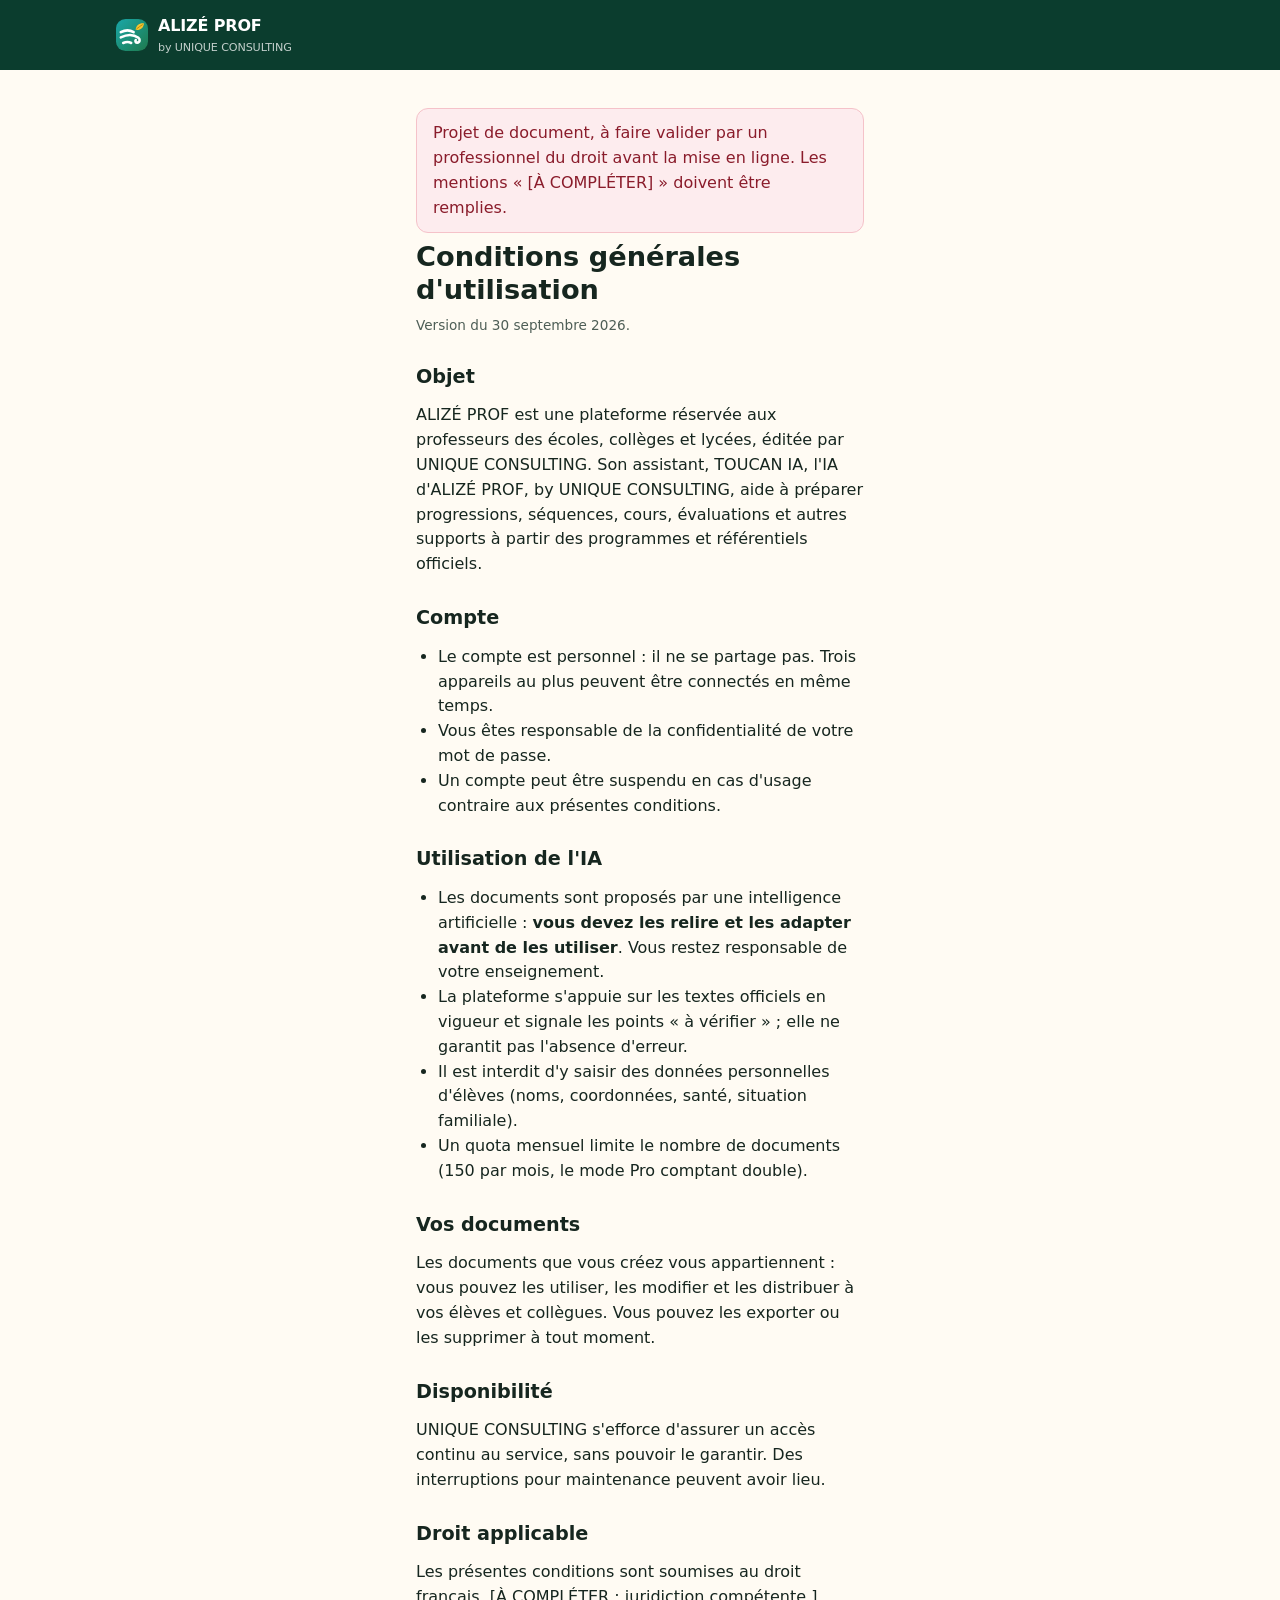
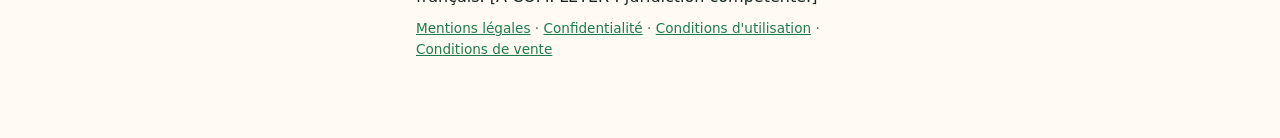
<file: legal/cgu.html>
<!doctype html>
<html lang="fr">
<head>
<meta charset="utf-8">
<meta name="viewport" content="width=device-width, initial-scale=1">
<title>Conditions générales d'utilisation – ALIZÉ PROF</title>
<meta name="theme-color" content="#0B3D2E">
<link rel="icon" href="favicon.svg" type="image/svg+xml">
<link rel="stylesheet" href="app.css">
</head>
<body>
<header class="entete"><div class="entete-in"><a class="marque" href="../index.html" aria-label="ALIZÉ PROF, accueil"><svg viewBox="0 0 40 40" aria-hidden="true"><defs><linearGradient id="alz-marque" x1="0" y1="0" x2="1" y2="1"><stop offset="0" stop-color="#19A7A8"/><stop offset="1" stop-color="#1F7A4D"/></linearGradient></defs><rect width="40" height="40" rx="12" fill="url(#alz-marque)"/><path d="M24.5 13.5c.8-5.8 4.6-8.6 10.5-8-.8 5.9-4.6 8.7-10.5 8z" fill="#F4C430"/><path d="M26 12.2c2.4-2 4.6-3.6 7-5" stroke="#B07A00" stroke-width="1" stroke-linecap="round" fill="none"/><g fill="none" stroke="#fff" stroke-width="3.2" stroke-linecap="round"><path d="M6 16.5c6-3.2 11-3.2 16 0"/><path d="M6 23c8-4 16-4 22 .5 2.6 2 1.8 6-1.4 6-2 0-3-1.8-1.9-3.2"/><path d="M9 30c3.5-1.6 7-1.6 10 0"/></g></svg><span>ALIZÉ PROF<small>by UNIQUE CONSULTING</small></span></a></div></header>
<main class="etroit page-legale">
<p class="message erreur">Projet de document, à faire valider par un professionnel du droit avant la mise en ligne. Les mentions « [À COMPLÉTER] » doivent être remplies.</p>
<h1>Conditions générales d'utilisation</h1>
<p class="aide">Version du 30 septembre 2026.</p>

<h2>Objet</h2>
<p>ALIZÉ PROF est une plateforme réservée aux professeurs des écoles, collèges et lycées, éditée par UNIQUE CONSULTING. Son assistant, TOUCAN IA, l'IA d'ALIZÉ PROF, by UNIQUE CONSULTING, aide à préparer progressions, séquences, cours, évaluations et autres supports à partir des programmes et référentiels officiels.</p>
<h2>Compte</h2>
<ul>
<li>Le compte est personnel : il ne se partage pas. Trois appareils au plus peuvent être connectés en même temps.</li>
<li>Vous êtes responsable de la confidentialité de votre mot de passe.</li>
<li>Un compte peut être suspendu en cas d'usage contraire aux présentes conditions.</li>
</ul>
<h2>Utilisation de l'IA</h2>
<ul>
<li>Les documents sont proposés par une intelligence artificielle : <b>vous devez les relire et les adapter avant de les utiliser</b>. Vous restez responsable de votre enseignement.</li>
<li>La plateforme s'appuie sur les textes officiels en vigueur et signale les points « à vérifier » ; elle ne garantit pas l'absence d'erreur.</li>
<li>Il est interdit d'y saisir des données personnelles d'élèves (noms, coordonnées, santé, situation familiale).</li>
<li>Un quota mensuel limite le nombre de documents (150 par mois, le mode Pro comptant double).</li>
</ul>
<h2>Vos documents</h2>
<p>Les documents que vous créez vous appartiennent : vous pouvez les utiliser, les modifier et les distribuer à vos élèves et collègues. Vous pouvez les exporter ou les supprimer à tout moment.</p>
<h2>Disponibilité</h2>
<p>UNIQUE CONSULTING s'efforce d'assurer un accès continu au service, sans pouvoir le garantir. Des interruptions pour maintenance peuvent avoir lieu.</p>
<h2>Droit applicable</h2>
<p>Les présentes conditions sont soumises au droit français. [À COMPLÉTER : juridiction compétente.]</p>
<p class="aide espace-haut"><a href="mentions-legales.html">Mentions légales</a> · <a href="confidentialite.html">Confidentialité</a> · <a href="cgu.html">Conditions d'utilisation</a> · <a href="cgv.html">Conditions de vente</a></p>
</main>
</body>
</html>
</file>
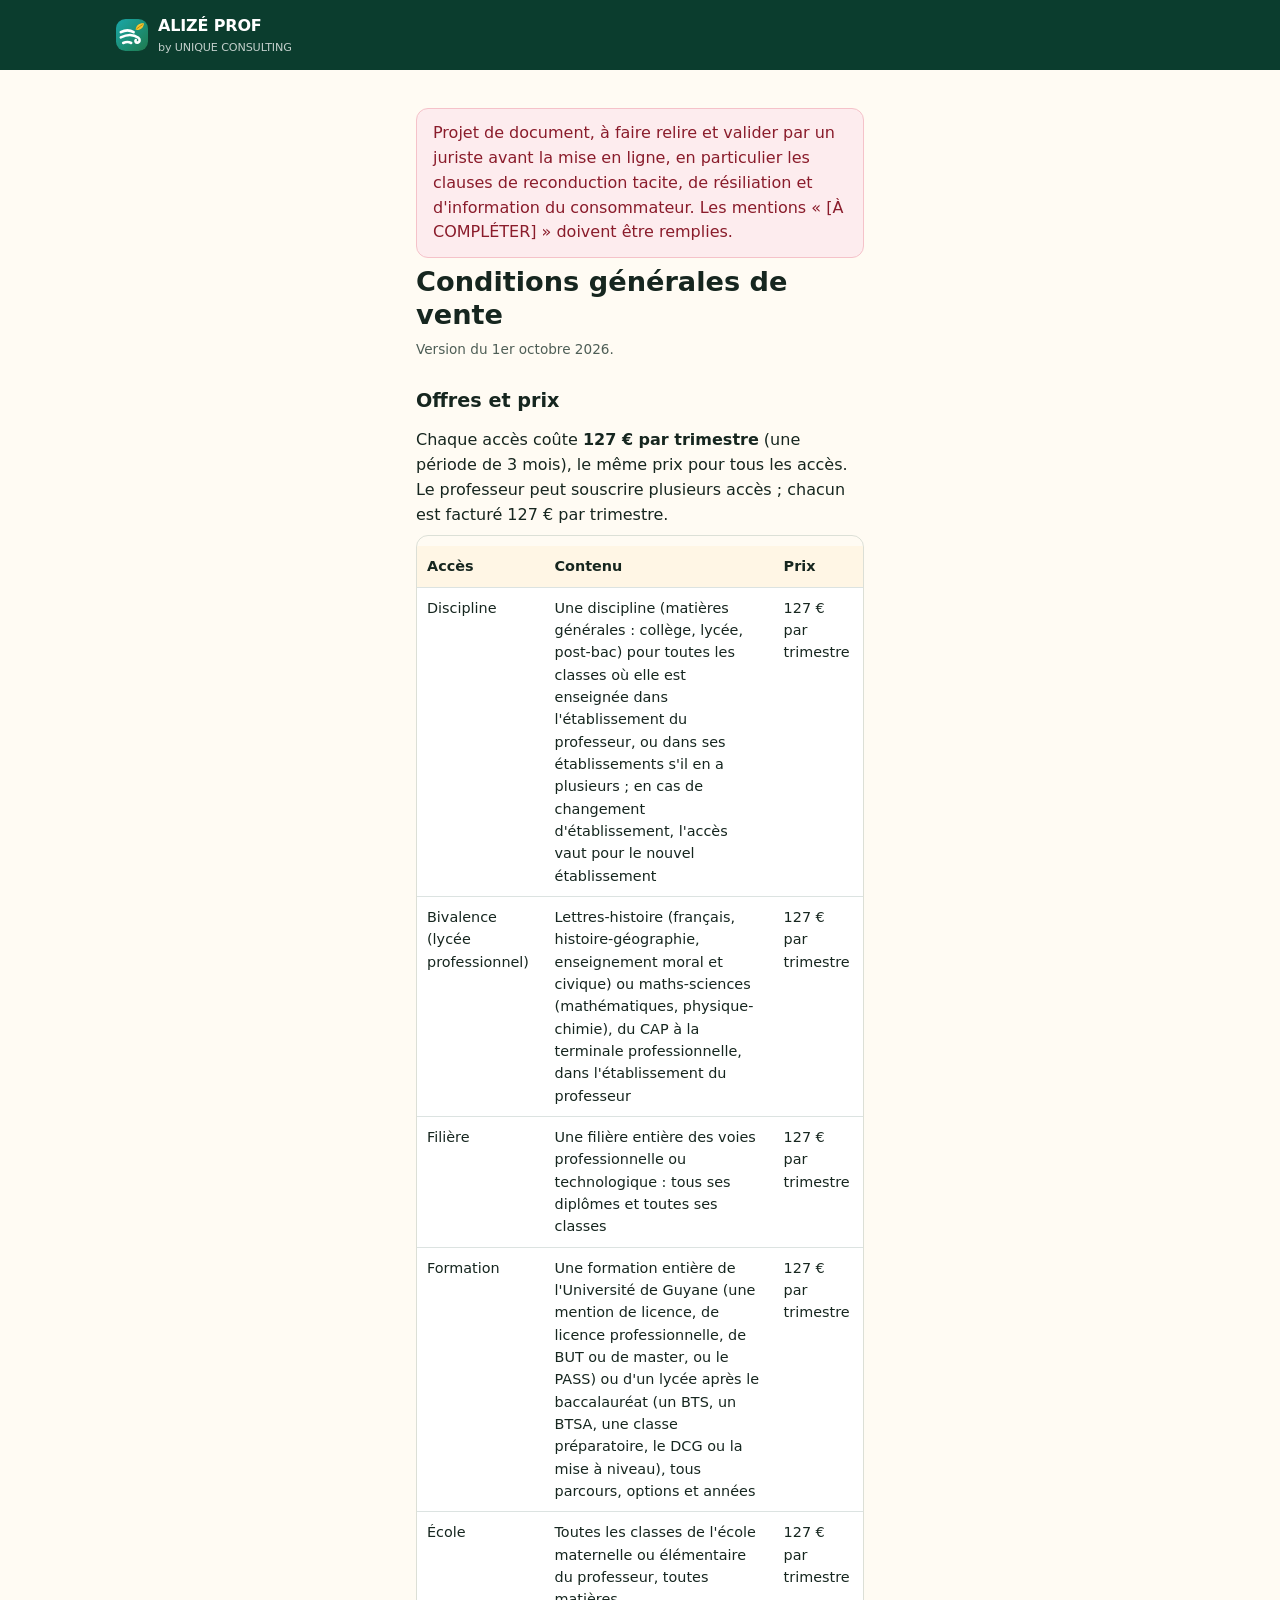
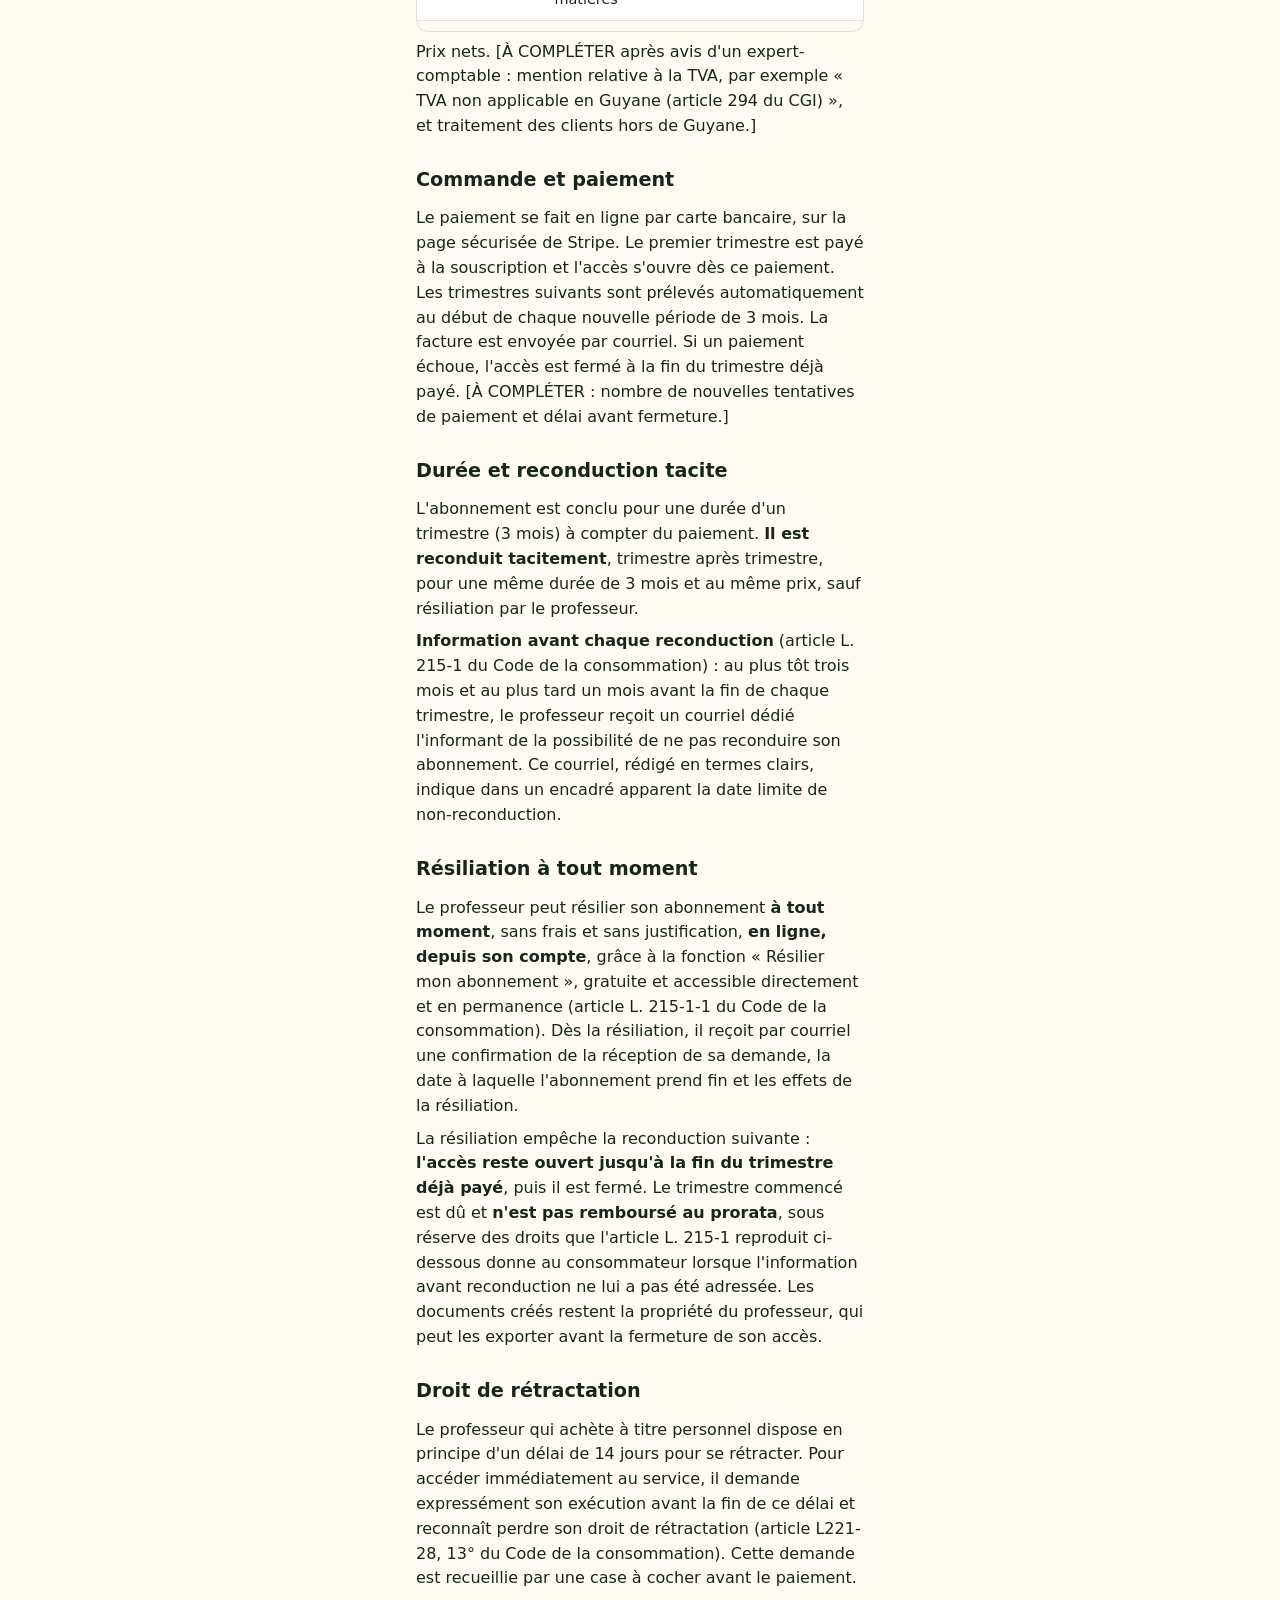
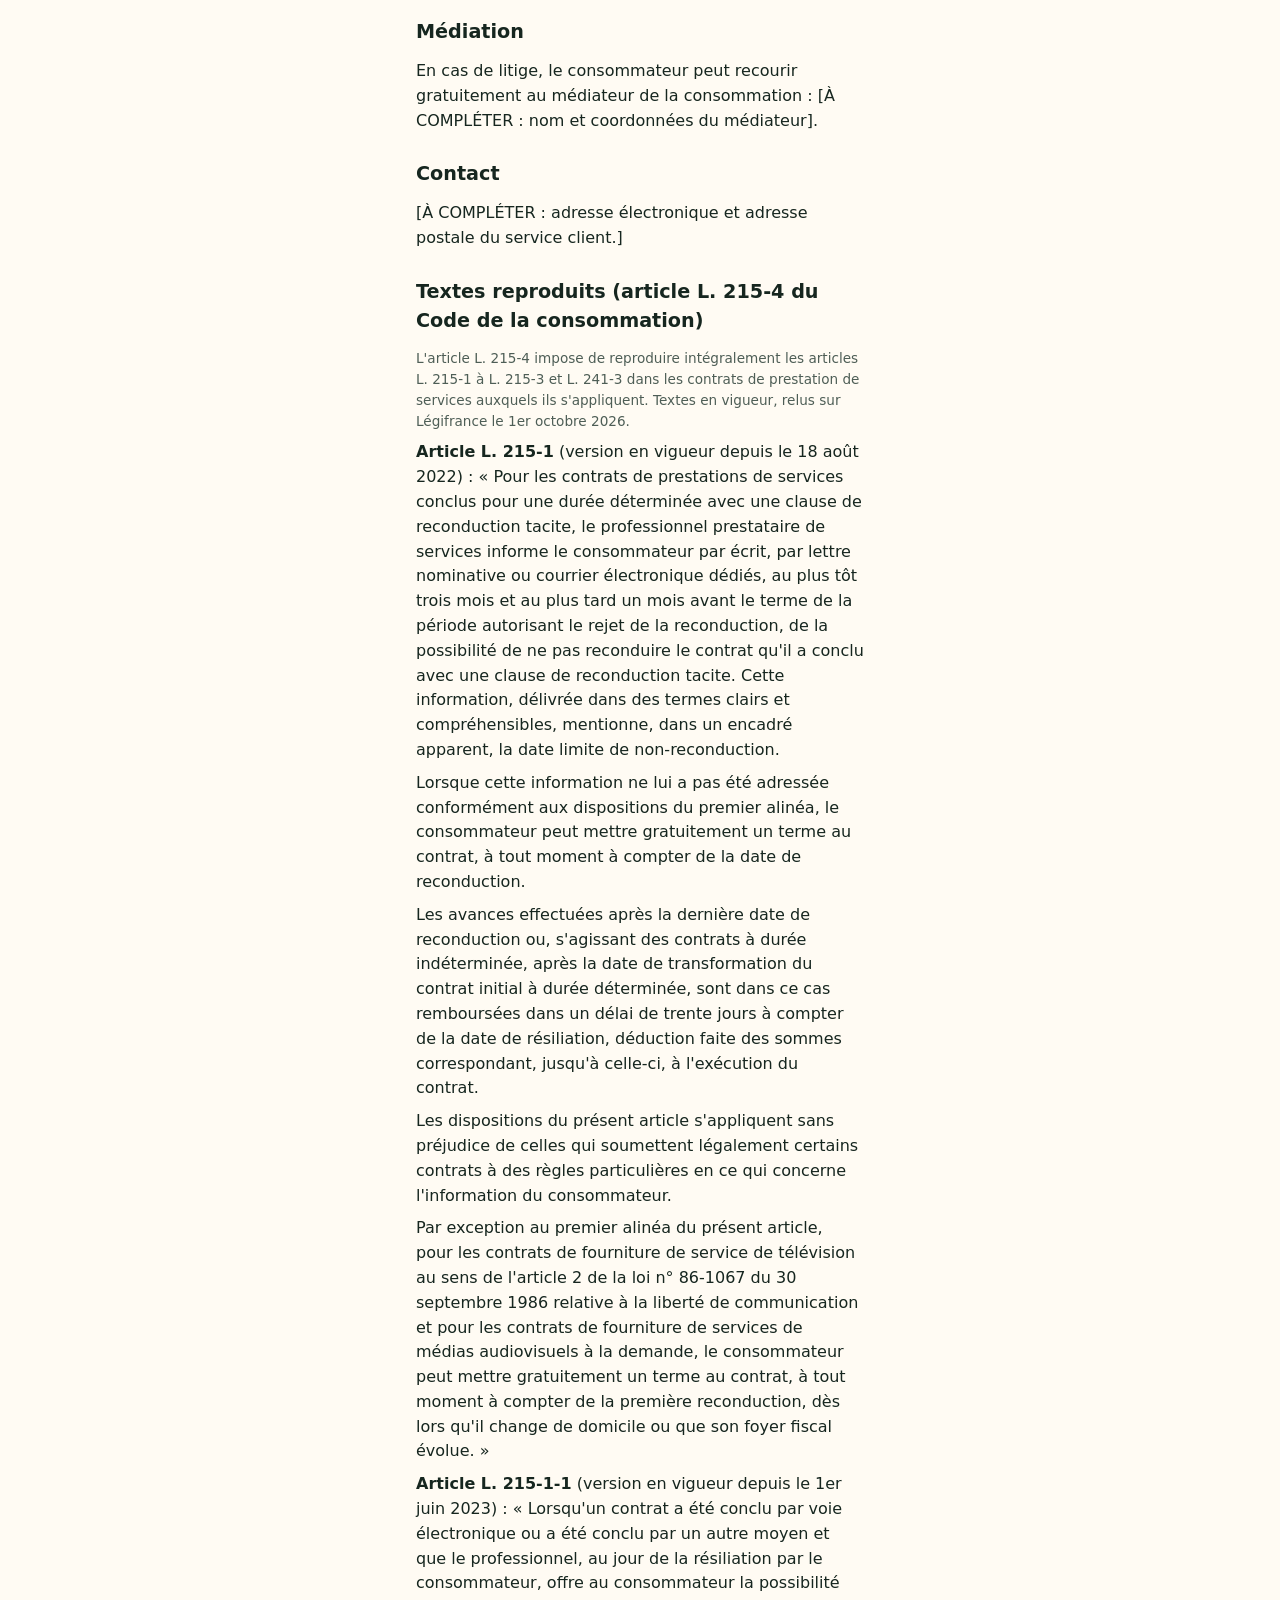
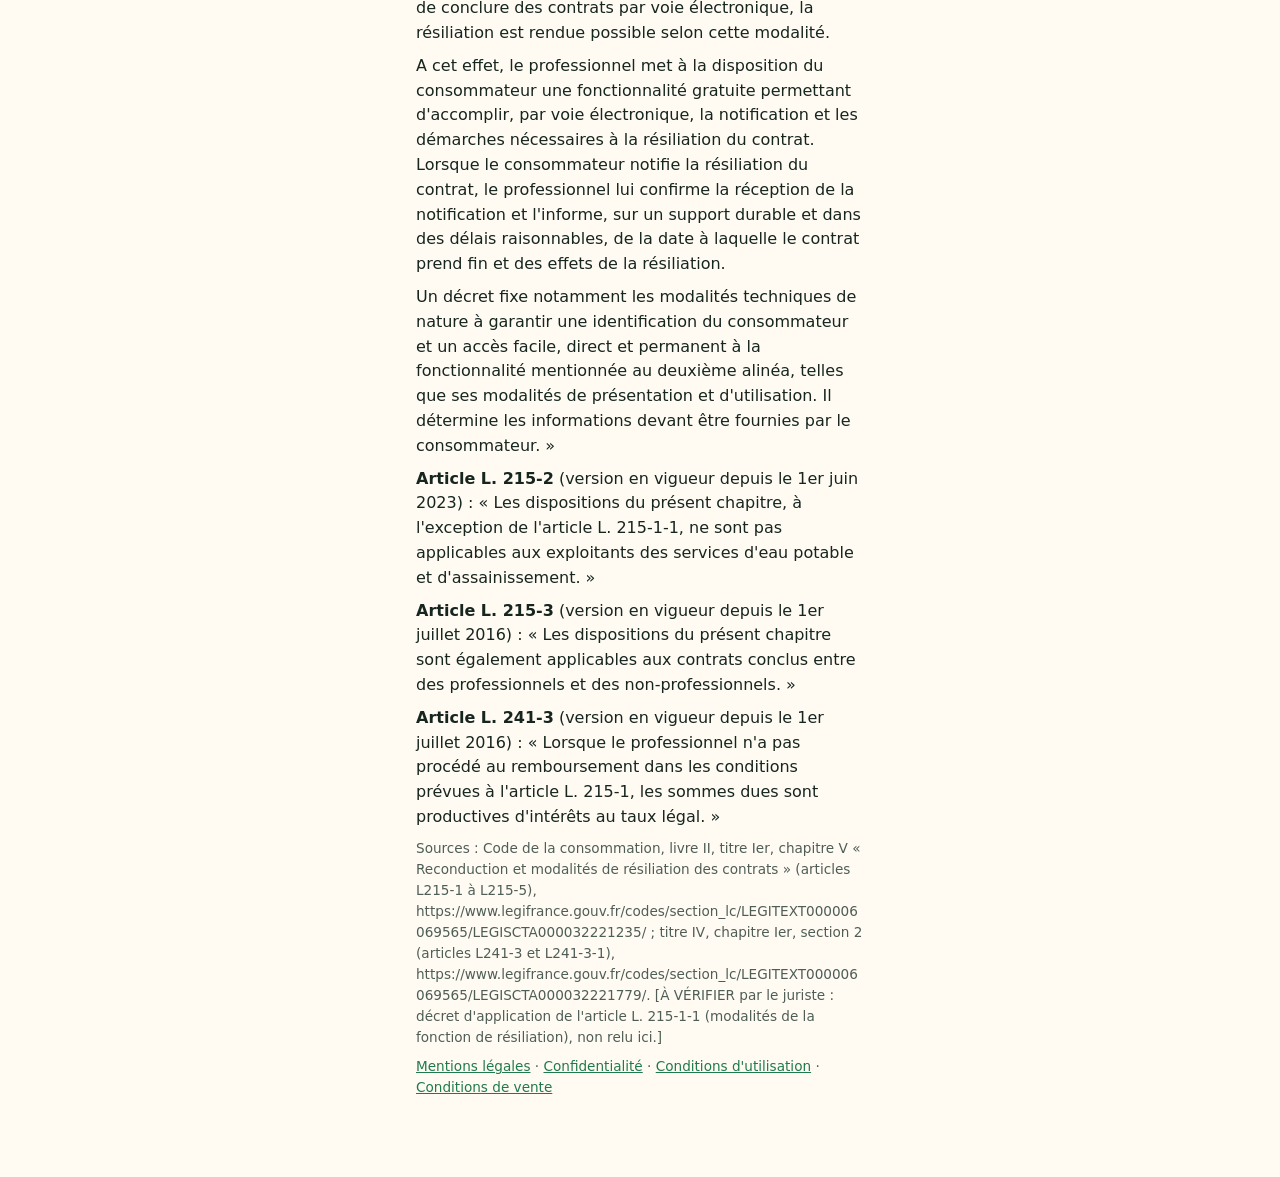
<file: legal/cgv.html>
<!doctype html>
<html lang="fr">
<head>
<meta charset="utf-8">
<meta name="viewport" content="width=device-width, initial-scale=1">
<title>Conditions générales de vente – ALIZÉ PROF</title>
<meta name="theme-color" content="#0B3D2E">
<link rel="icon" href="favicon.svg" type="image/svg+xml">
<link rel="stylesheet" href="app.css">
</head>
<body>
<header class="entete"><div class="entete-in"><a class="marque" href="../index.html" aria-label="ALIZÉ PROF, accueil"><svg viewBox="0 0 40 40" aria-hidden="true"><defs><linearGradient id="alz-marque" x1="0" y1="0" x2="1" y2="1"><stop offset="0" stop-color="#19A7A8"/><stop offset="1" stop-color="#1F7A4D"/></linearGradient></defs><rect width="40" height="40" rx="12" fill="url(#alz-marque)"/><path d="M24.5 13.5c.8-5.8 4.6-8.6 10.5-8-.8 5.9-4.6 8.7-10.5 8z" fill="#F4C430"/><path d="M26 12.2c2.4-2 4.6-3.6 7-5" stroke="#B07A00" stroke-width="1" stroke-linecap="round" fill="none"/><g fill="none" stroke="#fff" stroke-width="3.2" stroke-linecap="round"><path d="M6 16.5c6-3.2 11-3.2 16 0"/><path d="M6 23c8-4 16-4 22 .5 2.6 2 1.8 6-1.4 6-2 0-3-1.8-1.9-3.2"/><path d="M9 30c3.5-1.6 7-1.6 10 0"/></g></svg><span>ALIZÉ PROF<small>by UNIQUE CONSULTING</small></span></a></div></header>
<main class="etroit page-legale">
<p class="message erreur">Projet de document, à faire relire et valider par un juriste avant la mise en ligne, en particulier les clauses de reconduction tacite, de résiliation et d'information du consommateur. Les mentions « [À COMPLÉTER] » doivent être remplies.</p>
<h1>Conditions générales de vente</h1>
<p class="aide">Version du 1er octobre 2026.</p>

<h2>Offres et prix</h2>
<p>Chaque accès coûte <b>127 € par trimestre</b> (une période de 3 mois), le même prix pour tous les accès. Le professeur peut souscrire plusieurs accès ; chacun est facturé 127 € par trimestre.</p>
<div class="defile"><table>
<thead><tr><th>Accès</th><th>Contenu</th><th>Prix</th></tr></thead>
<tbody>
<tr><td>Discipline</td><td>Une discipline (matières générales : collège, lycée, post-bac) pour toutes les classes où elle est enseignée dans l'établissement du professeur, ou dans ses établissements s'il en a plusieurs ; en cas de changement d'établissement, l'accès vaut pour le nouvel établissement</td><td>127 € par trimestre</td></tr>
<tr><td>Bivalence (lycée professionnel)</td><td>Lettres-histoire (français, histoire-géographie, enseignement moral et civique) ou maths-sciences (mathématiques, physique-chimie), du CAP à la terminale professionnelle, dans l'établissement du professeur</td><td>127 € par trimestre</td></tr>
<tr><td>Filière</td><td>Une filière entière des voies professionnelle ou technologique : tous ses diplômes et toutes ses classes</td><td>127 € par trimestre</td></tr>
<tr><td>Formation</td><td>Une formation entière de l'Université de Guyane (une mention de licence, de licence professionnelle, de BUT ou de master, ou le PASS) ou d'un lycée après le baccalauréat (un BTS, un BTSA, une classe préparatoire, le DCG ou la mise à niveau), tous parcours, options et années</td><td>127 € par trimestre</td></tr>
<tr><td>École</td><td>Toutes les classes de l'école maternelle ou élémentaire du professeur, toutes matières</td><td>127 € par trimestre</td></tr>
</tbody>
</table></div>
<p>Prix nets. [À COMPLÉTER après avis d'un expert-comptable : mention relative à la TVA, par exemple « TVA non applicable en Guyane (article 294 du CGI) », et traitement des clients hors de Guyane.]</p>

<h2>Commande et paiement</h2>
<p>Le paiement se fait en ligne par carte bancaire, sur la page sécurisée de Stripe. Le premier trimestre est payé à la souscription et l'accès s'ouvre dès ce paiement. Les trimestres suivants sont prélevés automatiquement au début de chaque nouvelle période de 3 mois. La facture est envoyée par courriel. Si un paiement échoue, l'accès est fermé à la fin du trimestre déjà payé. [À COMPLÉTER : nombre de nouvelles tentatives de paiement et délai avant fermeture.]</p>

<h2>Durée et reconduction tacite</h2>
<p>L'abonnement est conclu pour une durée d'un trimestre (3 mois) à compter du paiement. <b>Il est reconduit tacitement</b>, trimestre après trimestre, pour une même durée de 3 mois et au même prix, sauf résiliation par le professeur.</p>
<p><b>Information avant chaque reconduction</b> (article L. 215-1 du Code de la consommation) : au plus tôt trois mois et au plus tard un mois avant la fin de chaque trimestre, le professeur reçoit un courriel dédié l'informant de la possibilité de ne pas reconduire son abonnement. Ce courriel, rédigé en termes clairs, indique dans un encadré apparent la date limite de non-reconduction.</p>

<h2>Résiliation à tout moment</h2>
<p>Le professeur peut résilier son abonnement <b>à tout moment</b>, sans frais et sans justification, <b>en ligne, depuis son compte</b>, grâce à la fonction « Résilier mon abonnement », gratuite et accessible directement et en permanence (article L. 215-1-1 du Code de la consommation). Dès la résiliation, il reçoit par courriel une confirmation de la réception de sa demande, la date à laquelle l'abonnement prend fin et les effets de la résiliation.</p>
<p>La résiliation empêche la reconduction suivante : <b>l'accès reste ouvert jusqu'à la fin du trimestre déjà payé</b>, puis il est fermé. Le trimestre commencé est dû et <b>n'est pas remboursé au prorata</b>, sous réserve des droits que l'article L. 215-1 reproduit ci-dessous donne au consommateur lorsque l'information avant reconduction ne lui a pas été adressée. Les documents créés restent la propriété du professeur, qui peut les exporter avant la fermeture de son accès.</p>

<h2>Droit de rétractation</h2>
<p>Le professeur qui achète à titre personnel dispose en principe d'un délai de 14 jours pour se rétracter. Pour accéder immédiatement au service, il demande expressément son exécution avant la fin de ce délai et reconnaît perdre son droit de rétractation (article L221-28, 13° du Code de la consommation). Cette demande est recueillie par une case à cocher avant le paiement.</p>

<h2>Médiation</h2>
<p>En cas de litige, le consommateur peut recourir gratuitement au médiateur de la consommation : [À COMPLÉTER : nom et coordonnées du médiateur].</p>

<h2>Contact</h2>
<p>[À COMPLÉTER : adresse électronique et adresse postale du service client.]</p>

<h2>Textes reproduits (article L. 215-4 du Code de la consommation)</h2>
<p class="aide">L'article L. 215-4 impose de reproduire intégralement les articles L. 215-1 à L. 215-3 et L. 241-3 dans les contrats de prestation de services auxquels ils s'appliquent. Textes en vigueur, relus sur Légifrance le 1er octobre 2026.</p>
<p><b>Article L. 215-1</b> (version en vigueur depuis le 18 août 2022) : « Pour les contrats de prestations de services conclus pour une durée déterminée avec une clause de reconduction tacite, le professionnel prestataire de services informe le consommateur par écrit, par lettre nominative ou courrier électronique dédiés, au plus tôt trois mois et au plus tard un mois avant le terme de la période autorisant le rejet de la reconduction, de la possibilité de ne pas reconduire le contrat qu'il a conclu avec une clause de reconduction tacite. Cette information, délivrée dans des termes clairs et compréhensibles, mentionne, dans un encadré apparent, la date limite de non-reconduction.</p>
<p>Lorsque cette information ne lui a pas été adressée conformément aux dispositions du premier alinéa, le consommateur peut mettre gratuitement un terme au contrat, à tout moment à compter de la date de reconduction.</p>
<p>Les avances effectuées après la dernière date de reconduction ou, s'agissant des contrats à durée indéterminée, après la date de transformation du contrat initial à durée déterminée, sont dans ce cas remboursées dans un délai de trente jours à compter de la date de résiliation, déduction faite des sommes correspondant, jusqu'à celle-ci, à l'exécution du contrat.</p>
<p>Les dispositions du présent article s'appliquent sans préjudice de celles qui soumettent légalement certains contrats à des règles particulières en ce qui concerne l'information du consommateur.</p>
<p>Par exception au premier alinéa du présent article, pour les contrats de fourniture de service de télévision au sens de l'article 2 de la loi n° 86-1067 du 30 septembre 1986 relative à la liberté de communication et pour les contrats de fourniture de services de médias audiovisuels à la demande, le consommateur peut mettre gratuitement un terme au contrat, à tout moment à compter de la première reconduction, dès lors qu'il change de domicile ou que son foyer fiscal évolue. »</p>
<p><b>Article L. 215-1-1</b> (version en vigueur depuis le 1er juin 2023) : « Lorsqu'un contrat a été conclu par voie électronique ou a été conclu par un autre moyen et que le professionnel, au jour de la résiliation par le consommateur, offre au consommateur la possibilité de conclure des contrats par voie électronique, la résiliation est rendue possible selon cette modalité.</p>
<p>A cet effet, le professionnel met à la disposition du consommateur une fonctionnalité gratuite permettant d'accomplir, par voie électronique, la notification et les démarches nécessaires à la résiliation du contrat. Lorsque le consommateur notifie la résiliation du contrat, le professionnel lui confirme la réception de la notification et l'informe, sur un support durable et dans des délais raisonnables, de la date à laquelle le contrat prend fin et des effets de la résiliation.</p>
<p>Un décret fixe notamment les modalités techniques de nature à garantir une identification du consommateur et un accès facile, direct et permanent à la fonctionnalité mentionnée au deuxième alinéa, telles que ses modalités de présentation et d'utilisation. Il détermine les informations devant être fournies par le consommateur. »</p>
<p><b>Article L. 215-2</b> (version en vigueur depuis le 1er juin 2023) : « Les dispositions du présent chapitre, à l'exception de l'article L. 215-1-1, ne sont pas applicables aux exploitants des services d'eau potable et d'assainissement. »</p>
<p><b>Article L. 215-3</b> (version en vigueur depuis le 1er juillet 2016) : « Les dispositions du présent chapitre sont également applicables aux contrats conclus entre des professionnels et des non-professionnels. »</p>
<p><b>Article L. 241-3</b> (version en vigueur depuis le 1er juillet 2016) : « Lorsque le professionnel n'a pas procédé au remboursement dans les conditions prévues à l'article L. 215-1, les sommes dues sont productives d'intérêts au taux légal. »</p>
<p class="aide">Sources : Code de la consommation, livre II, titre Ier, chapitre V « Reconduction et modalités de résiliation des contrats » (articles L215-1 à L215-5), https://www.legifrance.gouv.fr/codes/section_lc/LEGITEXT000006069565/LEGISCTA000032221235/ ; titre IV, chapitre Ier, section 2 (articles L241-3 et L241-3-1), https://www.legifrance.gouv.fr/codes/section_lc/LEGITEXT000006069565/LEGISCTA000032221779/. [À VÉRIFIER par le juriste : décret d'application de l'article L. 215-1-1 (modalités de la fonction de résiliation), non relu ici.]</p>

<p class="aide espace-haut"><a href="mentions-legales.html">Mentions légales</a> · <a href="confidentialite.html">Confidentialité</a> · <a href="cgu.html">Conditions d'utilisation</a> · <a href="cgv.html">Conditions de vente</a></p>
</main>
</body>
</html>
</file>
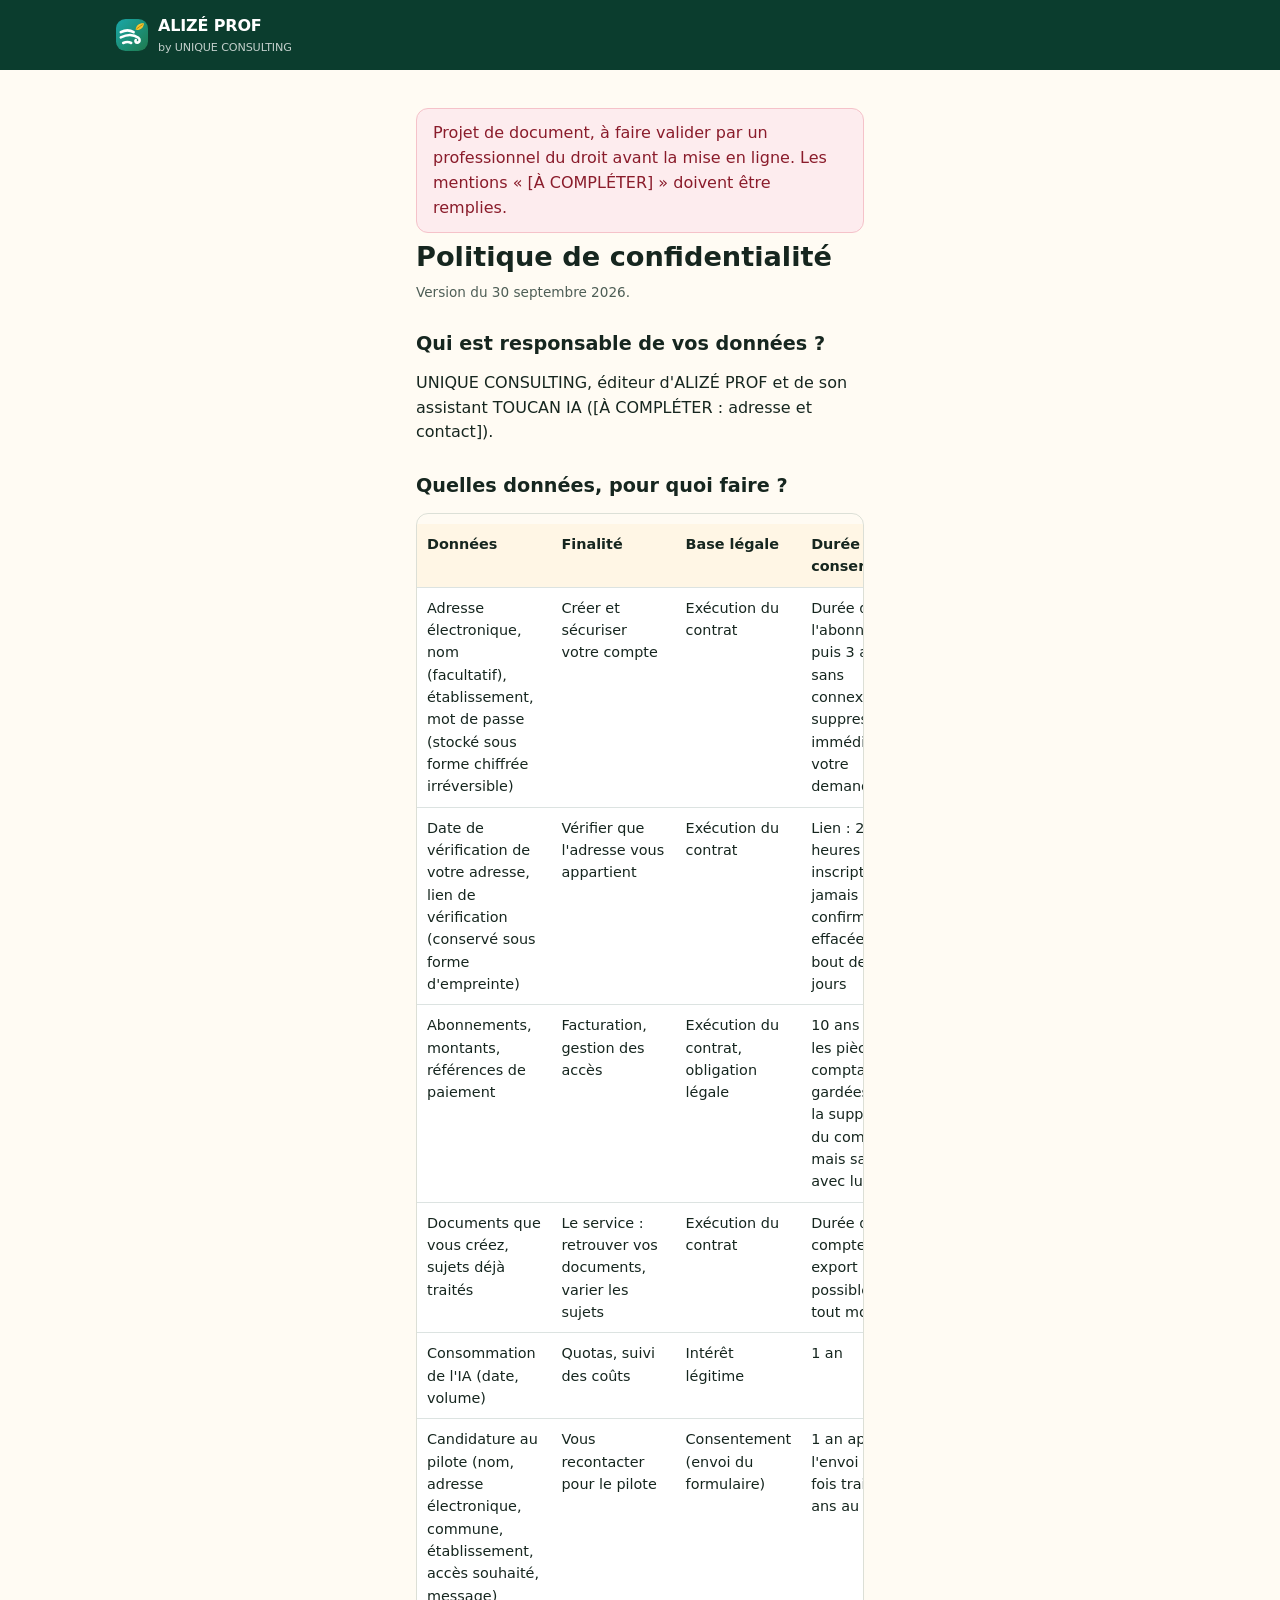
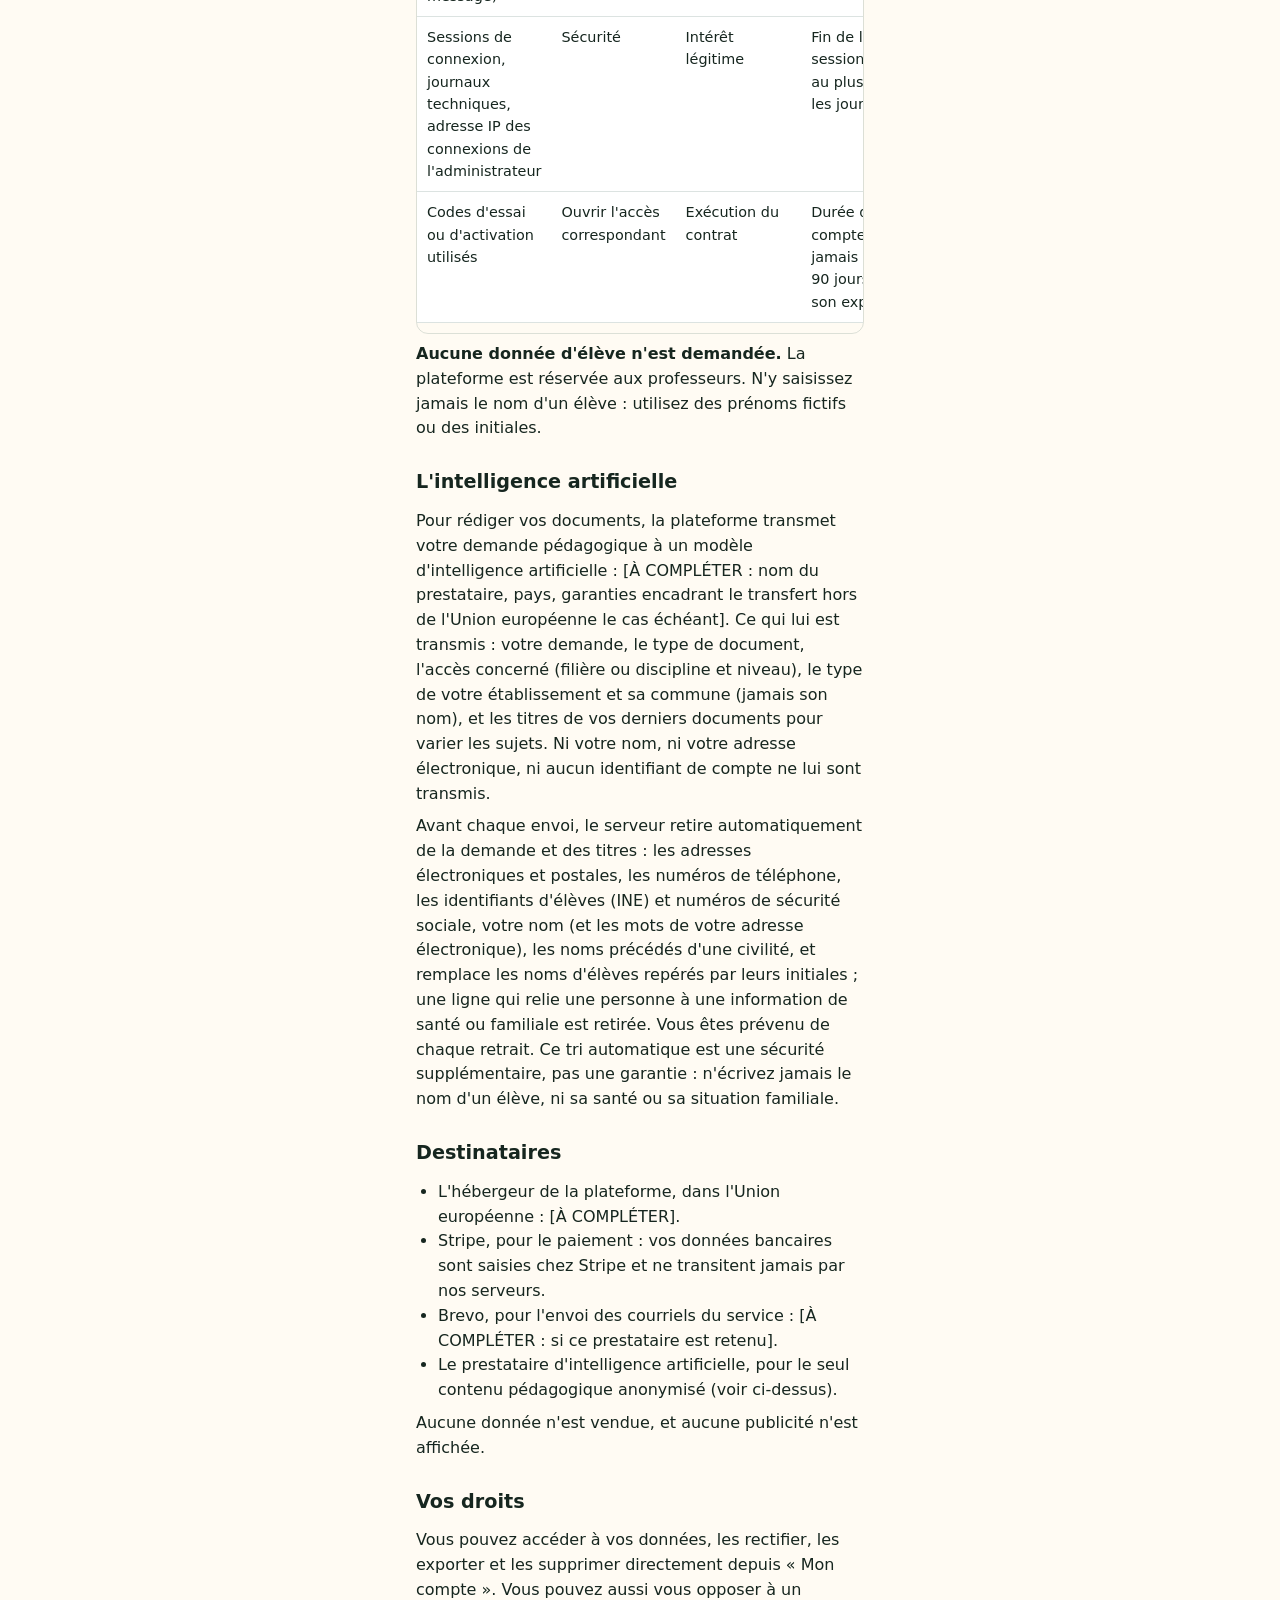
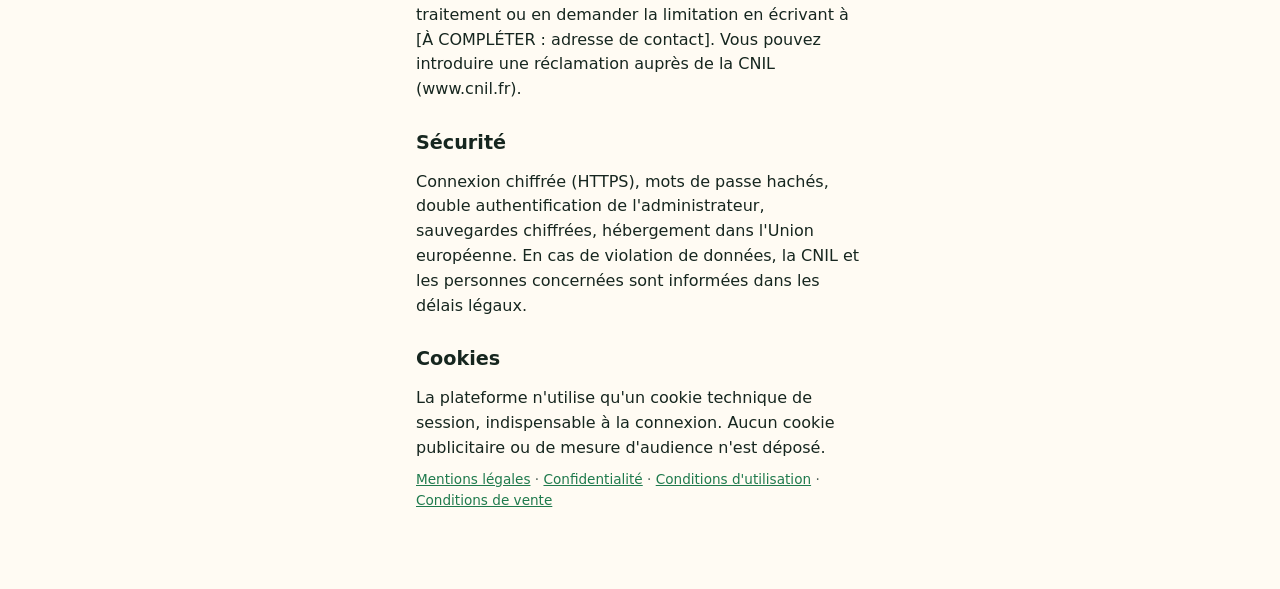
<file: legal/confidentialite.html>
<!doctype html>
<html lang="fr">
<head>
<meta charset="utf-8">
<meta name="viewport" content="width=device-width, initial-scale=1">
<title>Politique de confidentialité – ALIZÉ PROF</title>
<meta name="theme-color" content="#0B3D2E">
<link rel="icon" href="favicon.svg" type="image/svg+xml">
<link rel="stylesheet" href="app.css">
</head>
<body>
<header class="entete"><div class="entete-in"><a class="marque" href="../index.html" aria-label="ALIZÉ PROF, accueil"><svg viewBox="0 0 40 40" aria-hidden="true"><defs><linearGradient id="alz-marque" x1="0" y1="0" x2="1" y2="1"><stop offset="0" stop-color="#19A7A8"/><stop offset="1" stop-color="#1F7A4D"/></linearGradient></defs><rect width="40" height="40" rx="12" fill="url(#alz-marque)"/><path d="M24.5 13.5c.8-5.8 4.6-8.6 10.5-8-.8 5.9-4.6 8.7-10.5 8z" fill="#F4C430"/><path d="M26 12.2c2.4-2 4.6-3.6 7-5" stroke="#B07A00" stroke-width="1" stroke-linecap="round" fill="none"/><g fill="none" stroke="#fff" stroke-width="3.2" stroke-linecap="round"><path d="M6 16.5c6-3.2 11-3.2 16 0"/><path d="M6 23c8-4 16-4 22 .5 2.6 2 1.8 6-1.4 6-2 0-3-1.8-1.9-3.2"/><path d="M9 30c3.5-1.6 7-1.6 10 0"/></g></svg><span>ALIZÉ PROF<small>by UNIQUE CONSULTING</small></span></a></div></header>
<main class="etroit page-legale">
<p class="message erreur">Projet de document, à faire valider par un professionnel du droit avant la mise en ligne. Les mentions « [À COMPLÉTER] » doivent être remplies.</p>
<h1>Politique de confidentialité</h1>
<p class="aide">Version du 30 septembre 2026.</p>

<h2>Qui est responsable de vos données ?</h2>
<p>UNIQUE CONSULTING, éditeur d'ALIZÉ PROF et de son assistant TOUCAN IA ([À COMPLÉTER : adresse et contact]).</p>
<h2>Quelles données, pour quoi faire ?</h2>
<div class="defile"><table>
<thead><tr><th>Données</th><th>Finalité</th><th>Base légale</th><th>Durée de conservation</th></tr></thead>
<tbody>
<tr><td>Adresse électronique, nom (facultatif), établissement, mot de passe (stocké sous forme chiffrée irréversible)</td><td>Créer et sécuriser votre compte</td><td>Exécution du contrat</td><td>Durée de l'abonnement, puis 3 ans sans connexion ; suppression immédiate à votre demande</td></tr>
<tr><td>Date de vérification de votre adresse, lien de vérification (conservé sous forme d'empreinte)</td><td>Vérifier que l'adresse vous appartient</td><td>Exécution du contrat</td><td>Lien : 24 heures ; inscription jamais confirmée : effacée au bout de 7 jours</td></tr>
<tr><td>Abonnements, montants, références de paiement</td><td>Facturation, gestion des accès</td><td>Exécution du contrat, obligation légale</td><td>10 ans pour les pièces comptables, gardées après la suppression du compte mais sans lien avec lui</td></tr>
<tr><td>Documents que vous créez, sujets déjà traités</td><td>Le service : retrouver vos documents, varier les sujets</td><td>Exécution du contrat</td><td>Durée du compte ; export possible à tout moment</td></tr>
<tr><td>Consommation de l'IA (date, volume)</td><td>Quotas, suivi des coûts</td><td>Intérêt légitime</td><td>1 an</td></tr>
<tr><td>Candidature au pilote (nom, adresse électronique, commune, établissement, accès souhaité, message)</td><td>Vous recontacter pour le pilote</td><td>Consentement (envoi du formulaire)</td><td>1 an après l'envoi une fois traitée ; 2 ans au plus</td></tr>
<tr><td>Sessions de connexion, journaux techniques, adresse IP des connexions de l'administrateur</td><td>Sécurité</td><td>Intérêt légitime</td><td>Fin de la session ; 1 an au plus pour les journaux</td></tr>
<tr><td>Codes d'essai ou d'activation utilisés</td><td>Ouvrir l'accès correspondant</td><td>Exécution du contrat</td><td>Durée du compte ; code jamais utilisé : 90 jours après son expiration</td></tr>
</tbody>
</table></div>
<p><b>Aucune donnée d'élève n'est demandée.</b> La plateforme est réservée aux professeurs. N'y saisissez jamais le nom d'un élève : utilisez des prénoms fictifs ou des initiales.</p>
<h2>L'intelligence artificielle</h2>
<p>Pour rédiger vos documents, la plateforme transmet votre demande pédagogique à un modèle d'intelligence artificielle : [À COMPLÉTER : nom du prestataire, pays, garanties encadrant le transfert hors de l'Union européenne le cas échéant]. Ce qui lui est transmis : votre demande, le type de document, l'accès concerné (filière ou discipline et niveau), le type de votre établissement et sa commune (jamais son nom), et les titres de vos derniers documents pour varier les sujets. Ni votre nom, ni votre adresse électronique, ni aucun identifiant de compte ne lui sont transmis.</p>
<p>Avant chaque envoi, le serveur retire automatiquement de la demande et des titres : les adresses électroniques et postales, les numéros de téléphone, les identifiants d'élèves (INE) et numéros de sécurité sociale, votre nom (et les mots de votre adresse électronique), les noms précédés d'une civilité, et remplace les noms d'élèves repérés par leurs initiales ; une ligne qui relie une personne à une information de santé ou familiale est retirée. Vous êtes prévenu de chaque retrait. Ce tri automatique est une sécurité supplémentaire, pas une garantie : n'écrivez jamais le nom d'un élève, ni sa santé ou sa situation familiale.</p>
<h2>Destinataires</h2>
<ul>
<li>L'hébergeur de la plateforme, dans l'Union européenne : [À COMPLÉTER].</li>
<li>Stripe, pour le paiement : vos données bancaires sont saisies chez Stripe et ne transitent jamais par nos serveurs.</li>
<li>Brevo, pour l'envoi des courriels du service : [À COMPLÉTER : si ce prestataire est retenu].</li>
<li>Le prestataire d'intelligence artificielle, pour le seul contenu pédagogique anonymisé (voir ci-dessus).</li>
</ul>
<p>Aucune donnée n'est vendue, et aucune publicité n'est affichée.</p>
<h2>Vos droits</h2>
<p>Vous pouvez accéder à vos données, les rectifier, les exporter et les supprimer directement depuis « Mon compte ». Vous pouvez aussi vous opposer à un traitement ou en demander la limitation en écrivant à [À COMPLÉTER : adresse de contact]. Vous pouvez introduire une réclamation auprès de la CNIL (www.cnil.fr).</p>
<h2>Sécurité</h2>
<p>Connexion chiffrée (HTTPS), mots de passe hachés, double authentification de l'administrateur, sauvegardes chiffrées, hébergement dans l'Union européenne. En cas de violation de données, la CNIL et les personnes concernées sont informées dans les délais légaux.</p>
<h2>Cookies</h2>
<p>La plateforme n'utilise qu'un cookie technique de session, indispensable à la connexion. Aucun cookie publicitaire ou de mesure d'audience n'est déposé.</p>
<p class="aide espace-haut"><a href="mentions-legales.html">Mentions légales</a> · <a href="confidentialite.html">Confidentialité</a> · <a href="cgu.html">Conditions d'utilisation</a> · <a href="cgv.html">Conditions de vente</a></p>
</main>
</body>
</html>
</file>
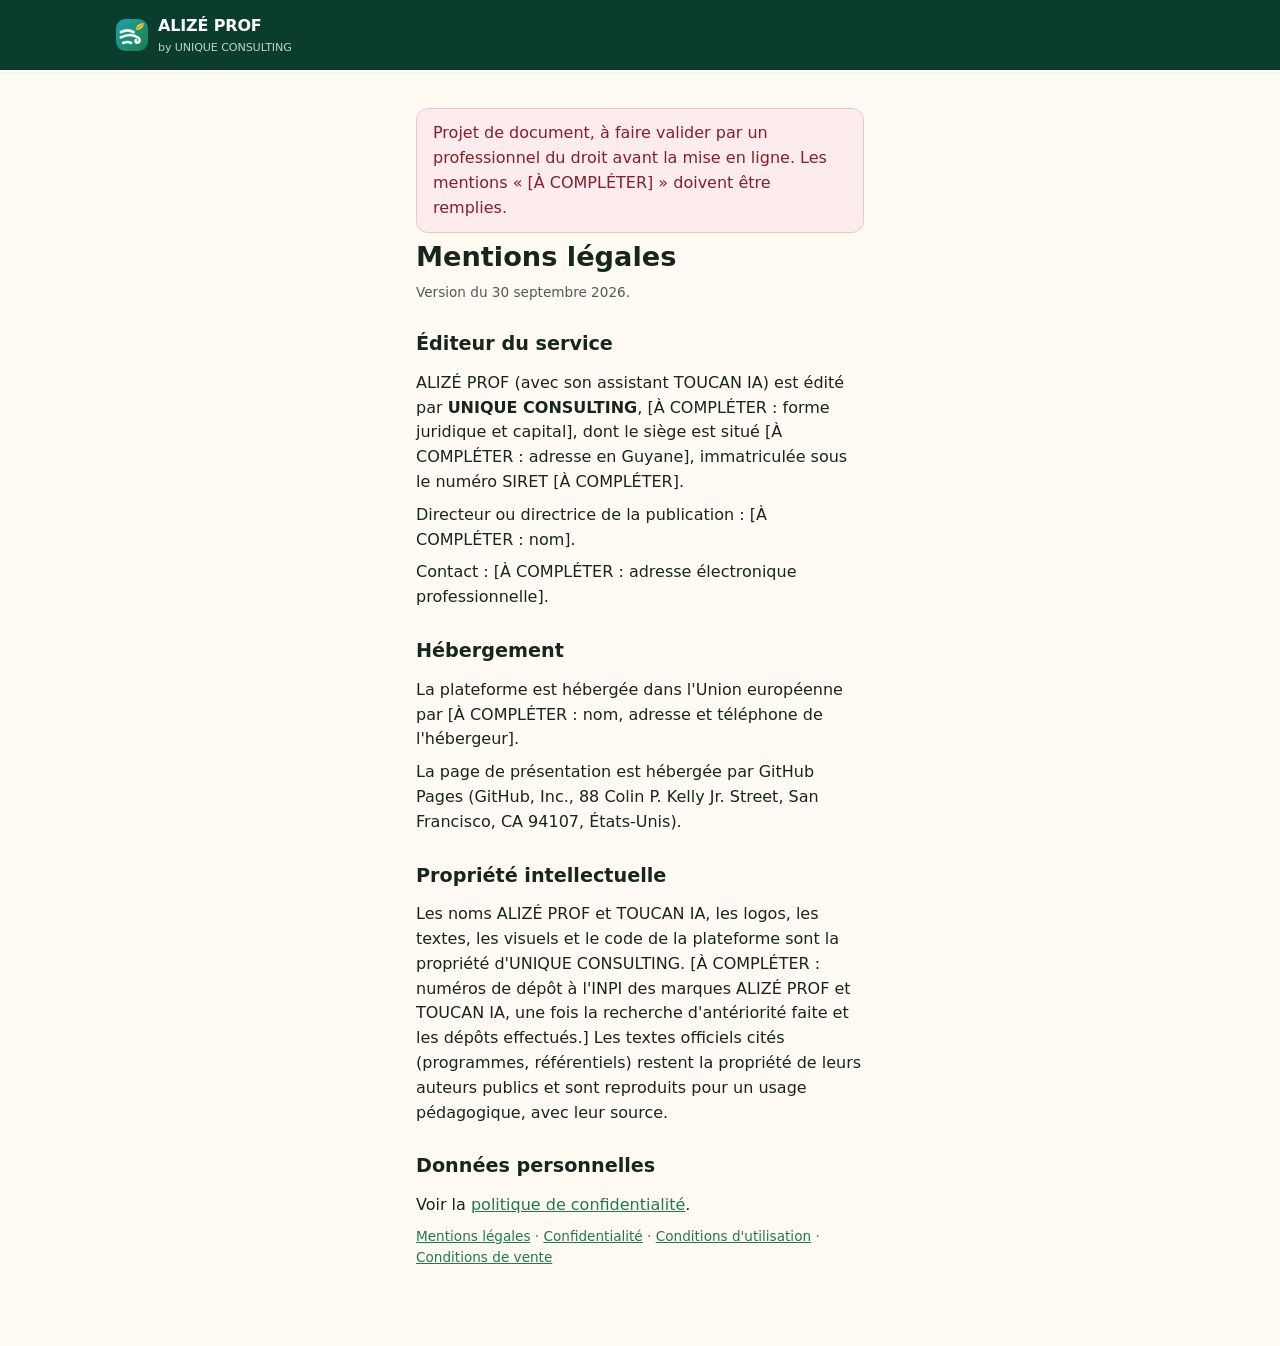
<file: legal/mentions-legales.html>
<!doctype html>
<html lang="fr">
<head>
<meta charset="utf-8">
<meta name="viewport" content="width=device-width, initial-scale=1">
<title>Mentions légales – ALIZÉ PROF</title>
<meta name="theme-color" content="#0B3D2E">
<link rel="icon" href="favicon.svg" type="image/svg+xml">
<link rel="stylesheet" href="app.css">
</head>
<body>
<header class="entete"><div class="entete-in"><a class="marque" href="../index.html" aria-label="ALIZÉ PROF, accueil"><svg viewBox="0 0 40 40" aria-hidden="true"><defs><linearGradient id="alz-marque" x1="0" y1="0" x2="1" y2="1"><stop offset="0" stop-color="#19A7A8"/><stop offset="1" stop-color="#1F7A4D"/></linearGradient></defs><rect width="40" height="40" rx="12" fill="url(#alz-marque)"/><path d="M24.5 13.5c.8-5.8 4.6-8.6 10.5-8-.8 5.9-4.6 8.7-10.5 8z" fill="#F4C430"/><path d="M26 12.2c2.4-2 4.6-3.6 7-5" stroke="#B07A00" stroke-width="1" stroke-linecap="round" fill="none"/><g fill="none" stroke="#fff" stroke-width="3.2" stroke-linecap="round"><path d="M6 16.5c6-3.2 11-3.2 16 0"/><path d="M6 23c8-4 16-4 22 .5 2.6 2 1.8 6-1.4 6-2 0-3-1.8-1.9-3.2"/><path d="M9 30c3.5-1.6 7-1.6 10 0"/></g></svg><span>ALIZÉ PROF<small>by UNIQUE CONSULTING</small></span></a></div></header>
<main class="etroit page-legale">
<p class="message erreur">Projet de document, à faire valider par un professionnel du droit avant la mise en ligne. Les mentions « [À COMPLÉTER] » doivent être remplies.</p>
<h1>Mentions légales</h1>
<p class="aide">Version du 30 septembre 2026.</p>

<h2>Éditeur du service</h2>
<p>ALIZÉ PROF (avec son assistant TOUCAN IA) est édité par <b>UNIQUE CONSULTING</b>, [À COMPLÉTER : forme juridique et capital], dont le siège est situé [À COMPLÉTER : adresse en Guyane], immatriculée sous le numéro SIRET [À COMPLÉTER].</p>
<p>Directeur ou directrice de la publication : [À COMPLÉTER : nom].</p>
<p>Contact : [À COMPLÉTER : adresse électronique professionnelle].</p>
<h2>Hébergement</h2>
<p>La plateforme est hébergée dans l'Union européenne par [À COMPLÉTER : nom, adresse et téléphone de l'hébergeur].</p>
<p>La page de présentation est hébergée par GitHub Pages (GitHub, Inc., 88 Colin P. Kelly Jr. Street, San Francisco, CA 94107, États-Unis).</p>
<h2>Propriété intellectuelle</h2>
<p>Les noms ALIZÉ PROF et TOUCAN IA, les logos, les textes, les visuels et le code de la plateforme sont la propriété d'UNIQUE CONSULTING. [À COMPLÉTER : numéros de dépôt à l'INPI des marques ALIZÉ PROF et TOUCAN IA, une fois la recherche d'antériorité faite et les dépôts effectués.] Les textes officiels cités (programmes, référentiels) restent la propriété de leurs auteurs publics et sont reproduits pour un usage pédagogique, avec leur source.</p>
<h2>Données personnelles</h2>
<p>Voir la <a href="confidentialite.html">politique de confidentialité</a>.</p>
<p class="aide espace-haut"><a href="mentions-legales.html">Mentions légales</a> · <a href="confidentialite.html">Confidentialité</a> · <a href="cgu.html">Conditions d'utilisation</a> · <a href="cgv.html">Conditions de vente</a></p>
</main>
</body>
</html>
</file>
<file: assets/polices.css>
/* Polices hébergées sur le site (aucun appel à Google Fonts) : Bricolage Grotesque et Inter, licence SIL Open Font License 1.1.
   Sous-ensembles latin et latin étendu. Fichiers téléchargés depuis Google Fonts le 2026-10-01. */
/* latin-ext */
@font-face {
  font-family: 'Bricolage Grotesque';
  font-style: normal;
  font-weight: 500;
  font-stretch: 100%;
  font-display: swap;
  src: url(polices/bricolage-latin-ext.woff2) format('woff2');
  unicode-range: U+0100-02BA, U+02BD-02C5, U+02C7-02CC, U+02CE-02D7, U+02DD-02FF, U+0304, U+0308, U+0329, U+1D00-1DBF, U+1E00-1E9F, U+1EF2-1EFF, U+2020, U+20A0-20AB, U+20AD-20C0, U+2113, U+2C60-2C7F, U+A720-A7FF;
}
/* latin */
@font-face {
  font-family: 'Bricolage Grotesque';
  font-style: normal;
  font-weight: 500;
  font-stretch: 100%;
  font-display: swap;
  src: url(polices/bricolage-latin.woff2) format('woff2');
  unicode-range: U+0000-00FF, U+0131, U+0152-0153, U+02BB-02BC, U+02C6, U+02DA, U+02DC, U+0304, U+0308, U+0329, U+2000-206F, U+20AC, U+2122, U+2191, U+2193, U+2212, U+2215, U+FEFF, U+FFFD;
}
/* latin-ext */
@font-face {
  font-family: 'Bricolage Grotesque';
  font-style: normal;
  font-weight: 700;
  font-stretch: 100%;
  font-display: swap;
  src: url(polices/bricolage-latin-ext.woff2) format('woff2');
  unicode-range: U+0100-02BA, U+02BD-02C5, U+02C7-02CC, U+02CE-02D7, U+02DD-02FF, U+0304, U+0308, U+0329, U+1D00-1DBF, U+1E00-1E9F, U+1EF2-1EFF, U+2020, U+20A0-20AB, U+20AD-20C0, U+2113, U+2C60-2C7F, U+A720-A7FF;
}
/* latin */
@font-face {
  font-family: 'Bricolage Grotesque';
  font-style: normal;
  font-weight: 700;
  font-stretch: 100%;
  font-display: swap;
  src: url(polices/bricolage-latin.woff2) format('woff2');
  unicode-range: U+0000-00FF, U+0131, U+0152-0153, U+02BB-02BC, U+02C6, U+02DA, U+02DC, U+0304, U+0308, U+0329, U+2000-206F, U+20AC, U+2122, U+2191, U+2193, U+2212, U+2215, U+FEFF, U+FFFD;
}
/* latin-ext */
@font-face {
  font-family: 'Bricolage Grotesque';
  font-style: normal;
  font-weight: 800;
  font-stretch: 100%;
  font-display: swap;
  src: url(polices/bricolage-latin-ext.woff2) format('woff2');
  unicode-range: U+0100-02BA, U+02BD-02C5, U+02C7-02CC, U+02CE-02D7, U+02DD-02FF, U+0304, U+0308, U+0329, U+1D00-1DBF, U+1E00-1E9F, U+1EF2-1EFF, U+2020, U+20A0-20AB, U+20AD-20C0, U+2113, U+2C60-2C7F, U+A720-A7FF;
}
/* latin */
@font-face {
  font-family: 'Bricolage Grotesque';
  font-style: normal;
  font-weight: 800;
  font-stretch: 100%;
  font-display: swap;
  src: url(polices/bricolage-latin.woff2) format('woff2');
  unicode-range: U+0000-00FF, U+0131, U+0152-0153, U+02BB-02BC, U+02C6, U+02DA, U+02DC, U+0304, U+0308, U+0329, U+2000-206F, U+20AC, U+2122, U+2191, U+2193, U+2212, U+2215, U+FEFF, U+FFFD;
}
/* latin-ext */
@font-face {
  font-family: 'Inter';
  font-style: normal;
  font-weight: 400;
  font-display: swap;
  src: url(polices/inter-latin-ext.woff2) format('woff2');
  unicode-range: U+0100-02BA, U+02BD-02C5, U+02C7-02CC, U+02CE-02D7, U+02DD-02FF, U+0304, U+0308, U+0329, U+1D00-1DBF, U+1E00-1E9F, U+1EF2-1EFF, U+2020, U+20A0-20AB, U+20AD-20C0, U+2113, U+2C60-2C7F, U+A720-A7FF;
}
/* latin */
@font-face {
  font-family: 'Inter';
  font-style: normal;
  font-weight: 400;
  font-display: swap;
  src: url(polices/inter-latin.woff2) format('woff2');
  unicode-range: U+0000-00FF, U+0131, U+0152-0153, U+02BB-02BC, U+02C6, U+02DA, U+02DC, U+0304, U+0308, U+0329, U+2000-206F, U+20AC, U+2122, U+2191, U+2193, U+2212, U+2215, U+FEFF, U+FFFD;
}
/* latin-ext */
@font-face {
  font-family: 'Inter';
  font-style: normal;
  font-weight: 500;
  font-display: swap;
  src: url(polices/inter-latin-ext.woff2) format('woff2');
  unicode-range: U+0100-02BA, U+02BD-02C5, U+02C7-02CC, U+02CE-02D7, U+02DD-02FF, U+0304, U+0308, U+0329, U+1D00-1DBF, U+1E00-1E9F, U+1EF2-1EFF, U+2020, U+20A0-20AB, U+20AD-20C0, U+2113, U+2C60-2C7F, U+A720-A7FF;
}
/* latin */
@font-face {
  font-family: 'Inter';
  font-style: normal;
  font-weight: 500;
  font-display: swap;
  src: url(polices/inter-latin.woff2) format('woff2');
  unicode-range: U+0000-00FF, U+0131, U+0152-0153, U+02BB-02BC, U+02C6, U+02DA, U+02DC, U+0304, U+0308, U+0329, U+2000-206F, U+20AC, U+2122, U+2191, U+2193, U+2212, U+2215, U+FEFF, U+FFFD;
}
/* latin-ext */
@font-face {
  font-family: 'Inter';
  font-style: normal;
  font-weight: 600;
  font-display: swap;
  src: url(polices/inter-latin-ext.woff2) format('woff2');
  unicode-range: U+0100-02BA, U+02BD-02C5, U+02C7-02CC, U+02CE-02D7, U+02DD-02FF, U+0304, U+0308, U+0329, U+1D00-1DBF, U+1E00-1E9F, U+1EF2-1EFF, U+2020, U+20A0-20AB, U+20AD-20C0, U+2113, U+2C60-2C7F, U+A720-A7FF;
}
/* latin */
@font-face {
  font-family: 'Inter';
  font-style: normal;
  font-weight: 600;
  font-display: swap;
  src: url(polices/inter-latin.woff2) format('woff2');
  unicode-range: U+0000-00FF, U+0131, U+0152-0153, U+02BB-02BC, U+02C6, U+02DA, U+02DC, U+0304, U+0308, U+0329, U+2000-206F, U+20AC, U+2122, U+2191, U+2193, U+2212, U+2215, U+FEFF, U+FFFD;
}
</file>
<file: legal/app.css>
[hidden]{display:none!important}
:root{--foret:#0B3D2E;--canopee:#1F7A4D;--or:#F4C430;--etoile:#D7263D;--lagon:#19A7A8;--ocean:#0E4C7A;--sable:#FFF6E5;--fond:#FFFBF3;--texte:#16261F;--doux:#4E5E56;--bord:rgba(11,61,46,.14);--rayon:16px}
*{box-sizing:border-box;margin:0;padding:0}
body{font-family:system-ui,-apple-system,"Segoe UI",Roboto,sans-serif;background:var(--fond);color:var(--texte);line-height:1.55;font-size:16px}
a{color:var(--canopee)}
h1{font-size:1.7rem;line-height:1.2;margin-bottom:8px}
h2{font-size:1.2rem;margin-bottom:12px}
p.intro{color:var(--doux);margin-bottom:18px}

/* En-tête */
.entete{background:var(--foret);color:#fff}
.entete-in{max-width:1080px;margin:0 auto;padding:14px 16px;display:flex;align-items:center;justify-content:space-between;gap:12px;flex-wrap:wrap}
.marque{display:flex;align-items:center;gap:10px;color:#fff;text-decoration:none;font-weight:800;letter-spacing:-.01em}
.marque small{display:block;font-weight:500;font-size:.7rem;opacity:.75}
.marque svg{width:32px;height:32px;flex:none}
.compte{display:flex;align-items:center;gap:12px;font-size:.92rem}
.compte span{opacity:.85}
.lien-clair{color:#fff;background:none;border:1px solid rgba(255,255,255,.35);border-radius:999px;padding:6px 14px;cursor:pointer;font:inherit;text-decoration:none}
.lien-clair:hover{background:rgba(255,255,255,.12)}

main{max-width:1080px;margin:0 auto;padding:30px 16px 70px}
.etroit{max-width:480px}

/* Cartes et formulaires */
.carte{background:#fff;border:1px solid var(--bord);border-radius:var(--rayon);padding:22px;margin-bottom:18px}
label{display:block;font-weight:600;margin:14px 0 6px}
input,select{width:100%;padding:12px 14px;border-radius:12px;border:1px solid var(--bord);font:inherit;background:#fff;color:inherit}
input:focus,select:focus,button:focus-visible,a:focus-visible{outline:3px solid rgba(25,167,168,.4);outline-offset:1px}
.aide{font-size:.85rem;color:var(--doux);margin-top:6px}
.bouton{display:inline-flex;align-items:center;justify-content:center;gap:8px;padding:12px 22px;border-radius:999px;border:0;font:600 1rem system-ui,sans-serif;cursor:pointer;text-decoration:none;background:var(--foret);color:#fff;transition:background .2s,transform .2s}
.bouton:hover{background:var(--canopee)}
.bouton:disabled{opacity:.55;cursor:wait}
.bouton.or{background:var(--or);color:var(--foret)}
.bouton.or:hover{background:#FFD95A}
.bouton.leger{background:#fff;color:var(--foret);border:1px solid var(--bord)}
.bouton.plein{width:100%;margin-top:20px}
.bouton.danger{background:var(--etoile);color:#fff}
.bouton.danger:hover{background:#B01E31}
.espace-haut{margin-top:22px}
.liens{display:flex;justify-content:space-between;gap:12px;flex-wrap:wrap;margin-top:16px;font-size:.92rem}

/* Messages */
.message{padding:12px 16px;border-radius:12px;margin:14px 0;border:1px solid var(--bord);background:#fff;color:var(--doux)}
.message.erreur{background:#FDECEE;border-color:#F5C2C9;color:#8A1C2B}
.message.ok{background:#E8F5EE;border-color:#B9E0C9;color:#14532D}

/* Étapes de l'inscription */
.etapes{display:flex;gap:8px;flex-wrap:wrap;margin:6px 0 20px}
.etapes span{padding:6px 14px;border-radius:999px;background:#fff;border:1px solid var(--bord);font-size:.88rem;color:var(--doux)}
.etapes span.active{background:var(--foret);color:#fff;border-color:var(--foret)}

/* Listes d'accès */
.grille{display:grid;grid-template-columns:repeat(auto-fill,minmax(250px,1fr));gap:12px}
.acces{background:#fff;border:1px solid var(--bord);border-radius:14px;padding:16px;display:flex;flex-direction:column;gap:6px}
.acces b{font-size:1rem}
.acces small{color:var(--doux)}
.acces .prix{color:var(--canopee);font-weight:700}
.acces .bouton{margin-top:auto;align-self:flex-start;padding:8px 16px;font-size:.92rem}
.acces.actif{border-color:var(--canopee);box-shadow:inset 4px 0 0 var(--canopee)}
.etiquette{display:inline-block;font-size:.72rem;font-weight:700;padding:2px 9px;border-radius:999px;background:#FFF2CC;color:#7A5B00}
.etiquette.verte{background:#E8F5EE;color:#14532D}
.ligne{display:flex;gap:10px;align-items:flex-end;flex-wrap:wrap}
.ligne > *{flex:1 1 200px}
.ligne .bouton{flex:0 0 auto}
.recherche{margin-bottom:14px}

/* Tableaux de l'administration */
table{width:100%;border-collapse:collapse;font-size:.9rem;background:#fff}
th,td{text-align:left;padding:9px 10px;border-bottom:1px solid var(--bord);vertical-align:top}
th{background:var(--sable);font-weight:700}
.defile{overflow-x:auto;border:1px solid var(--bord);border-radius:12px}
.codes{font-family:ui-monospace,Consolas,monospace;background:var(--sable);border-radius:12px;padding:14px;white-space:pre-wrap;margin-top:12px;user-select:all}
.onglets{display:flex;gap:6px;flex-wrap:wrap;margin-bottom:18px}
.onglets button{border:1px solid var(--bord);background:#fff;border-radius:999px;padding:8px 16px;font:600 .92rem system-ui,sans-serif;cursor:pointer;color:var(--doux)}
.onglets button[aria-selected=true]{background:var(--foret);color:#fff;border-color:var(--foret)}

@media (max-width:600px){h1{font-size:1.4rem}.carte{padding:18px}}

.chiffre-bord{font-size:1.8rem;color:var(--foret)}

.page-legale h2{margin-top:26px}
.page-legale table{margin:10px 0}
.page-legale ul{padding-left:22px;margin:8px 0}
.page-legale p{margin:8px 0;overflow-wrap:anywhere}

.case{display:flex;gap:10px;align-items:flex-start;font-weight:500;margin:6px 0 16px;padding:12px 14px;background:var(--sable);border-radius:12px;border:1px solid var(--bord)}
.case input{width:auto;margin-top:4px}
</file>
